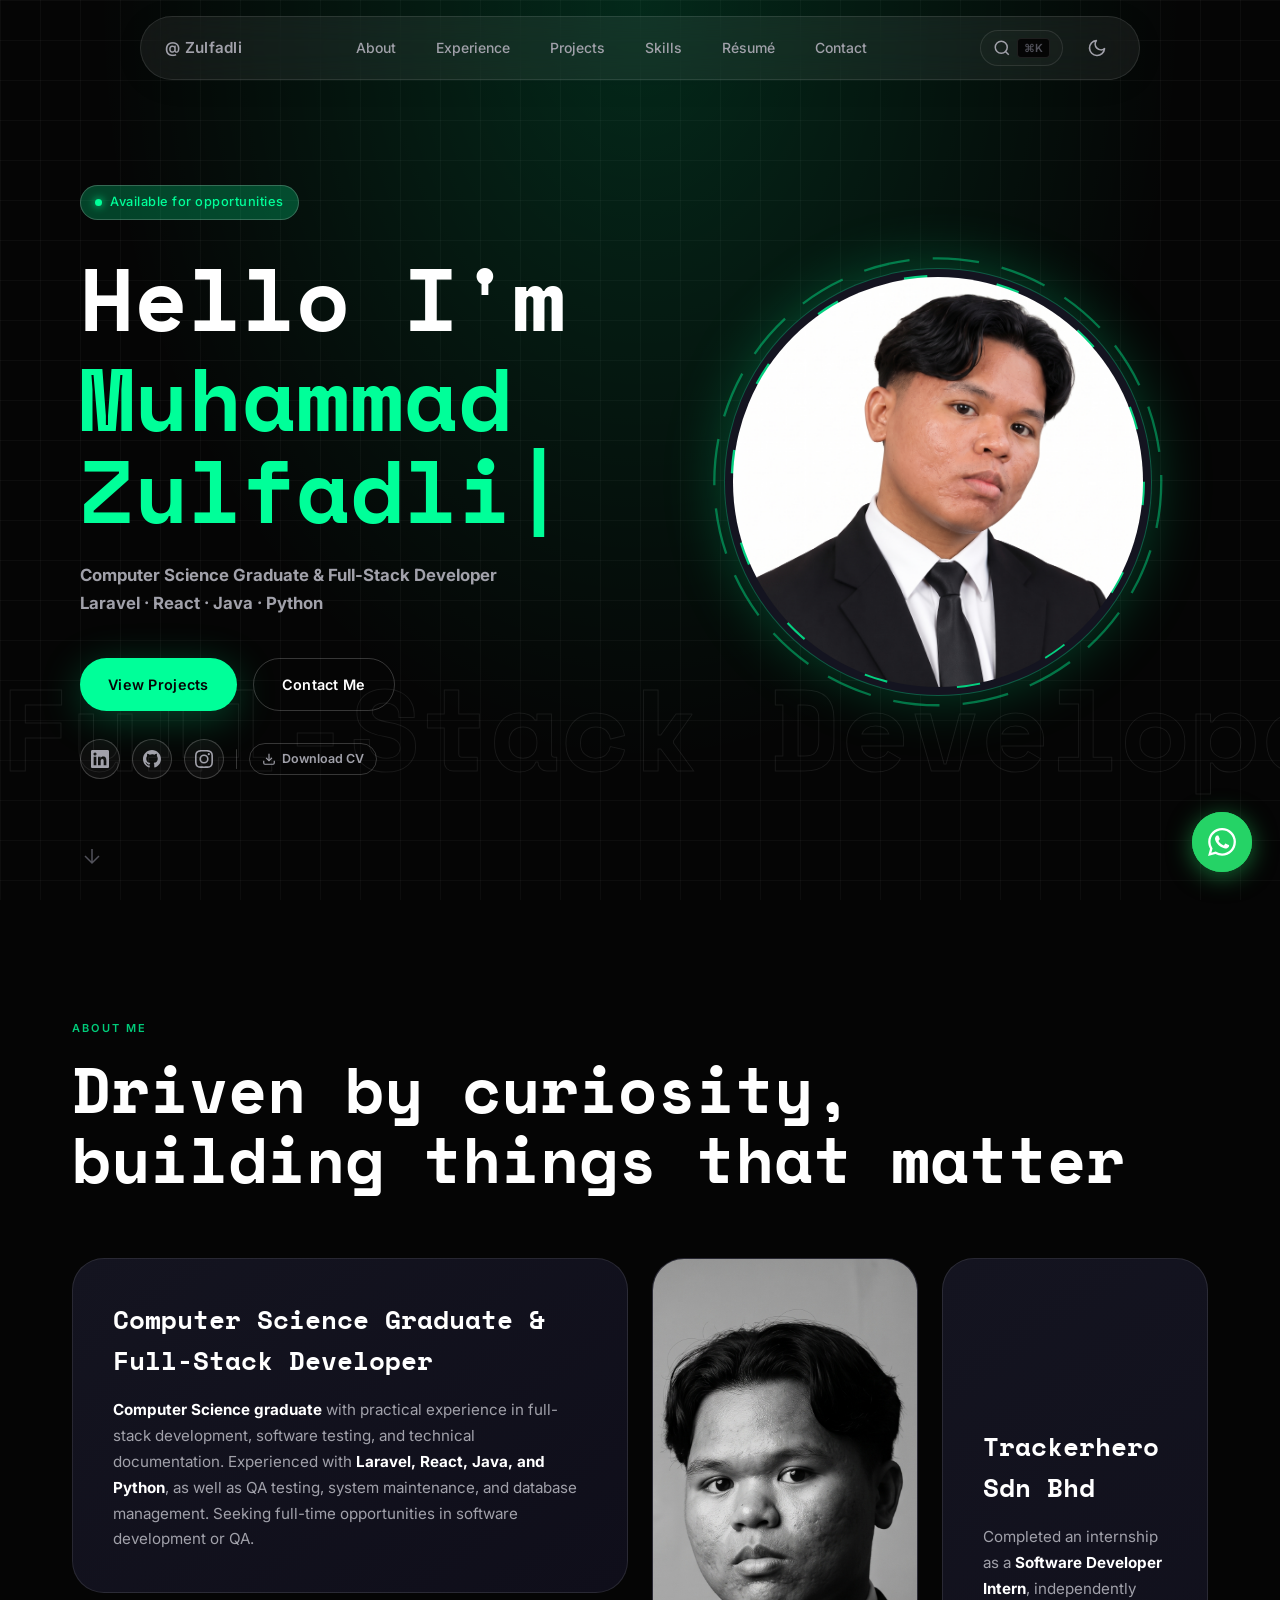
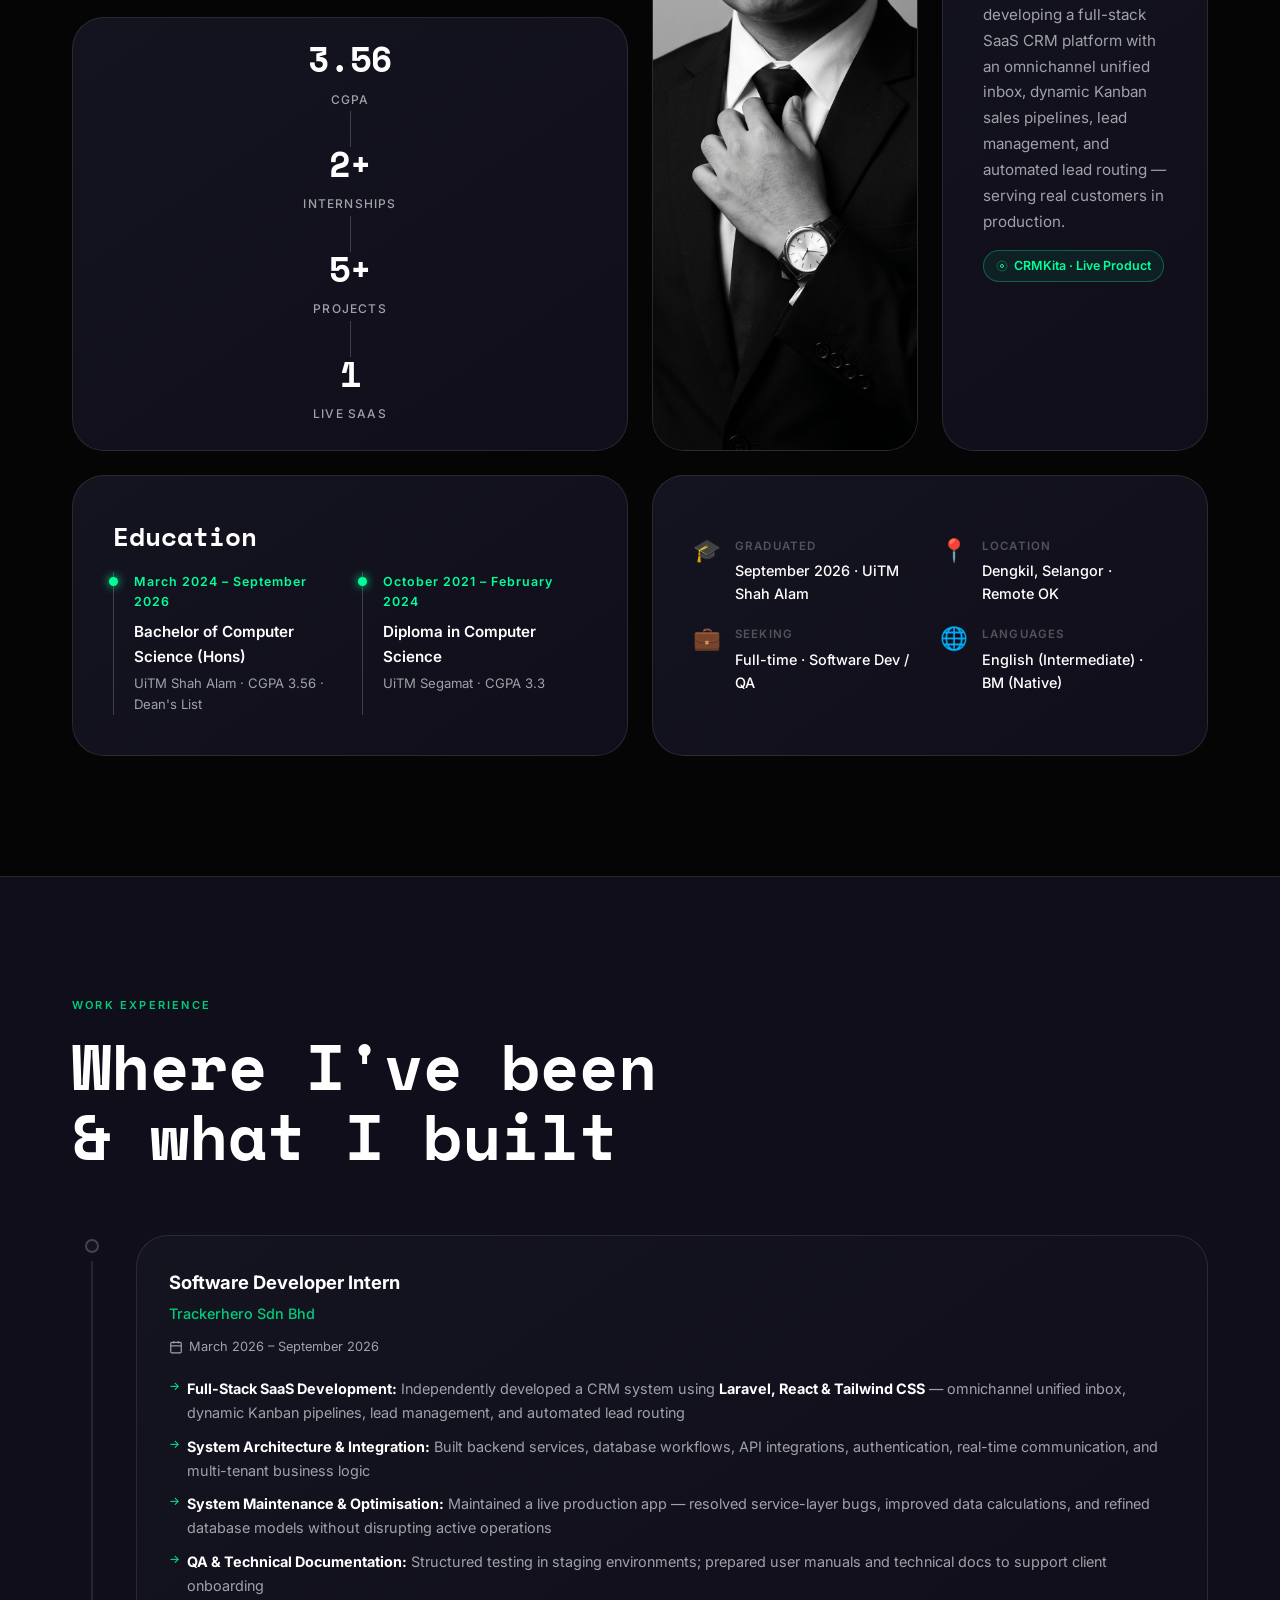
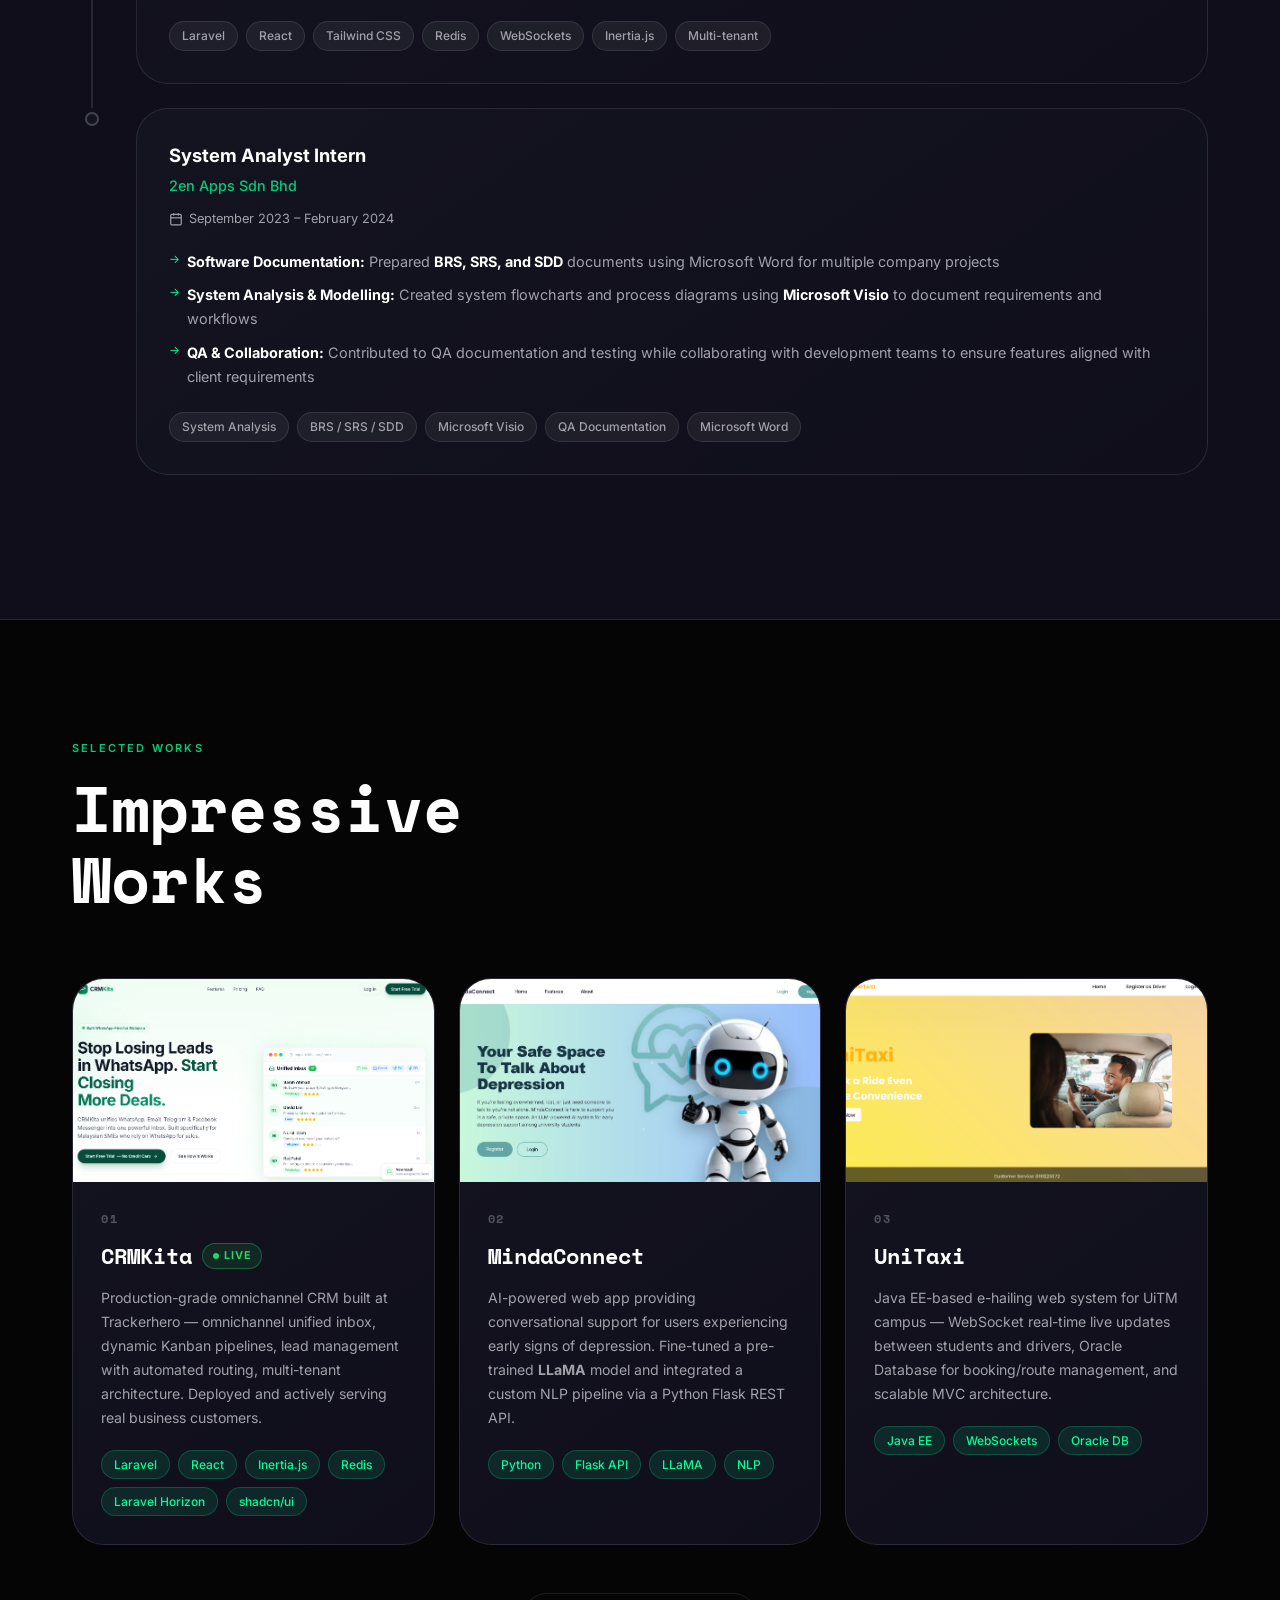
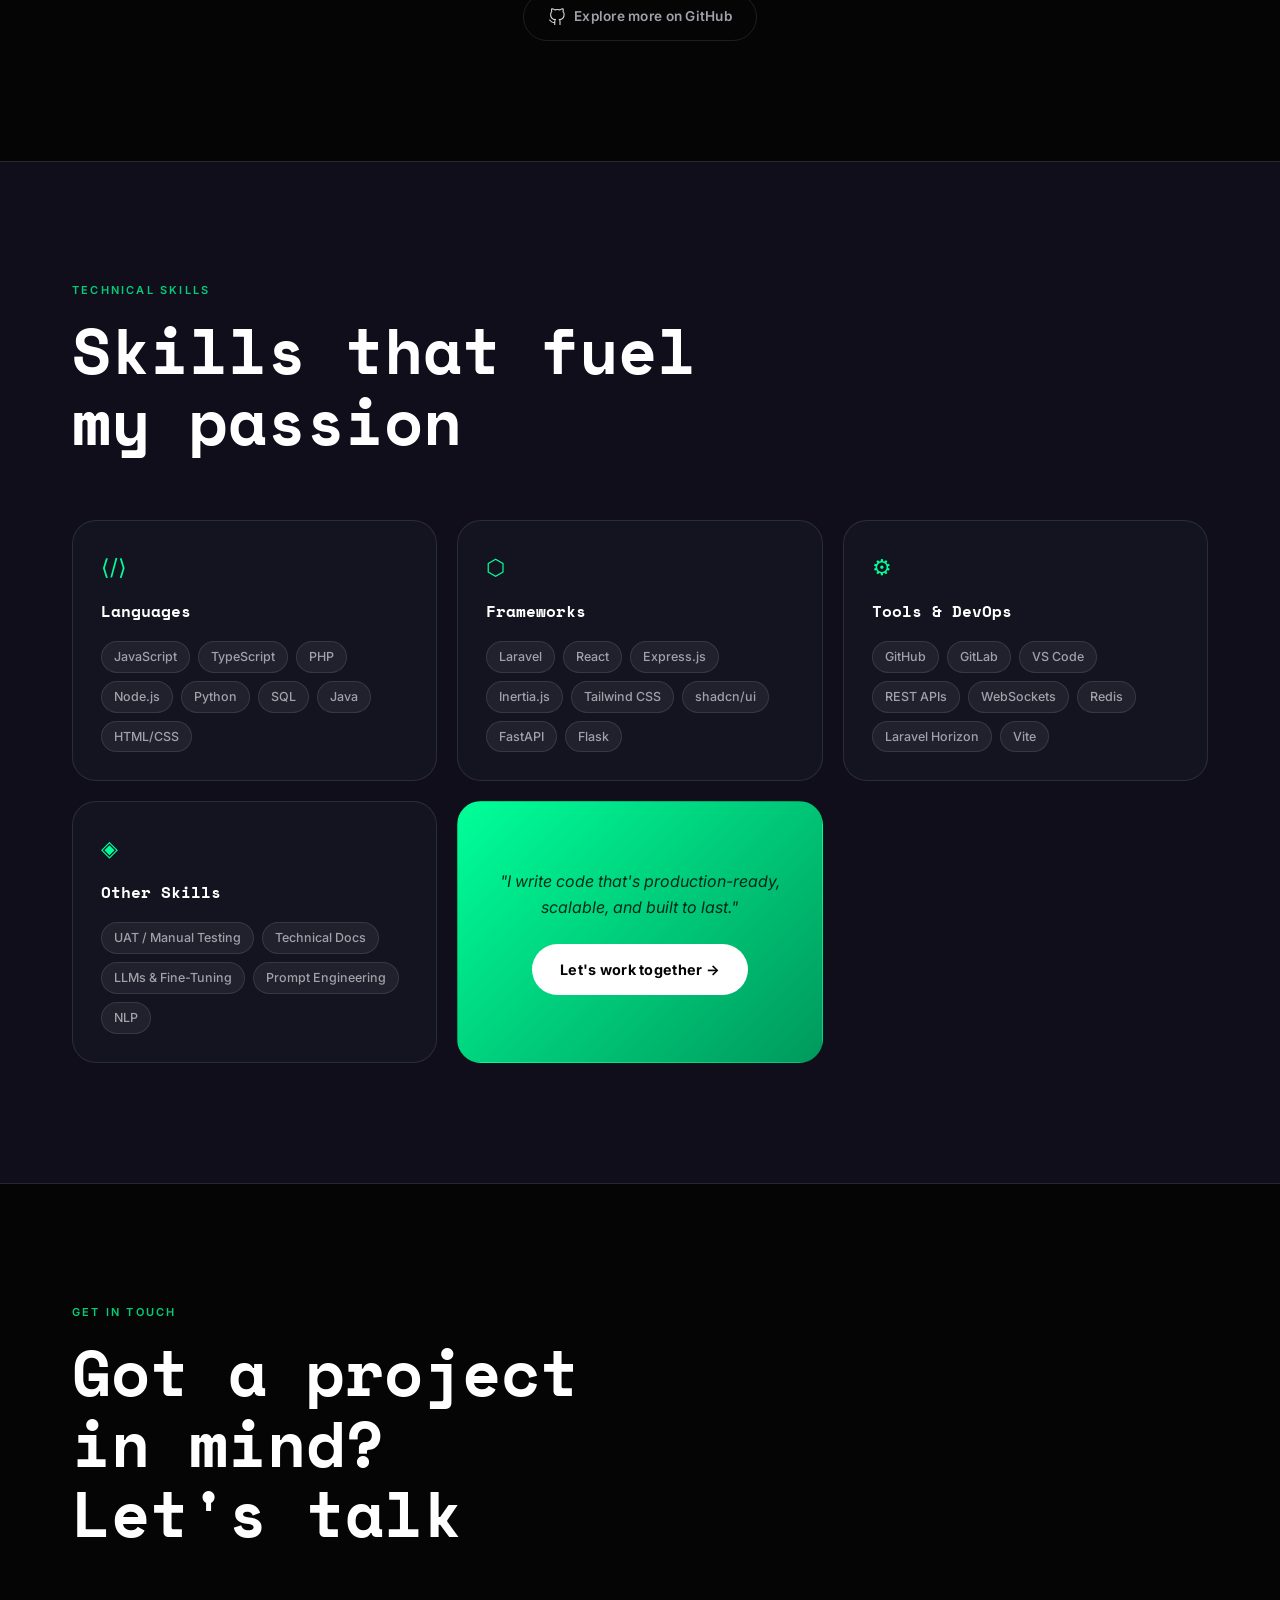
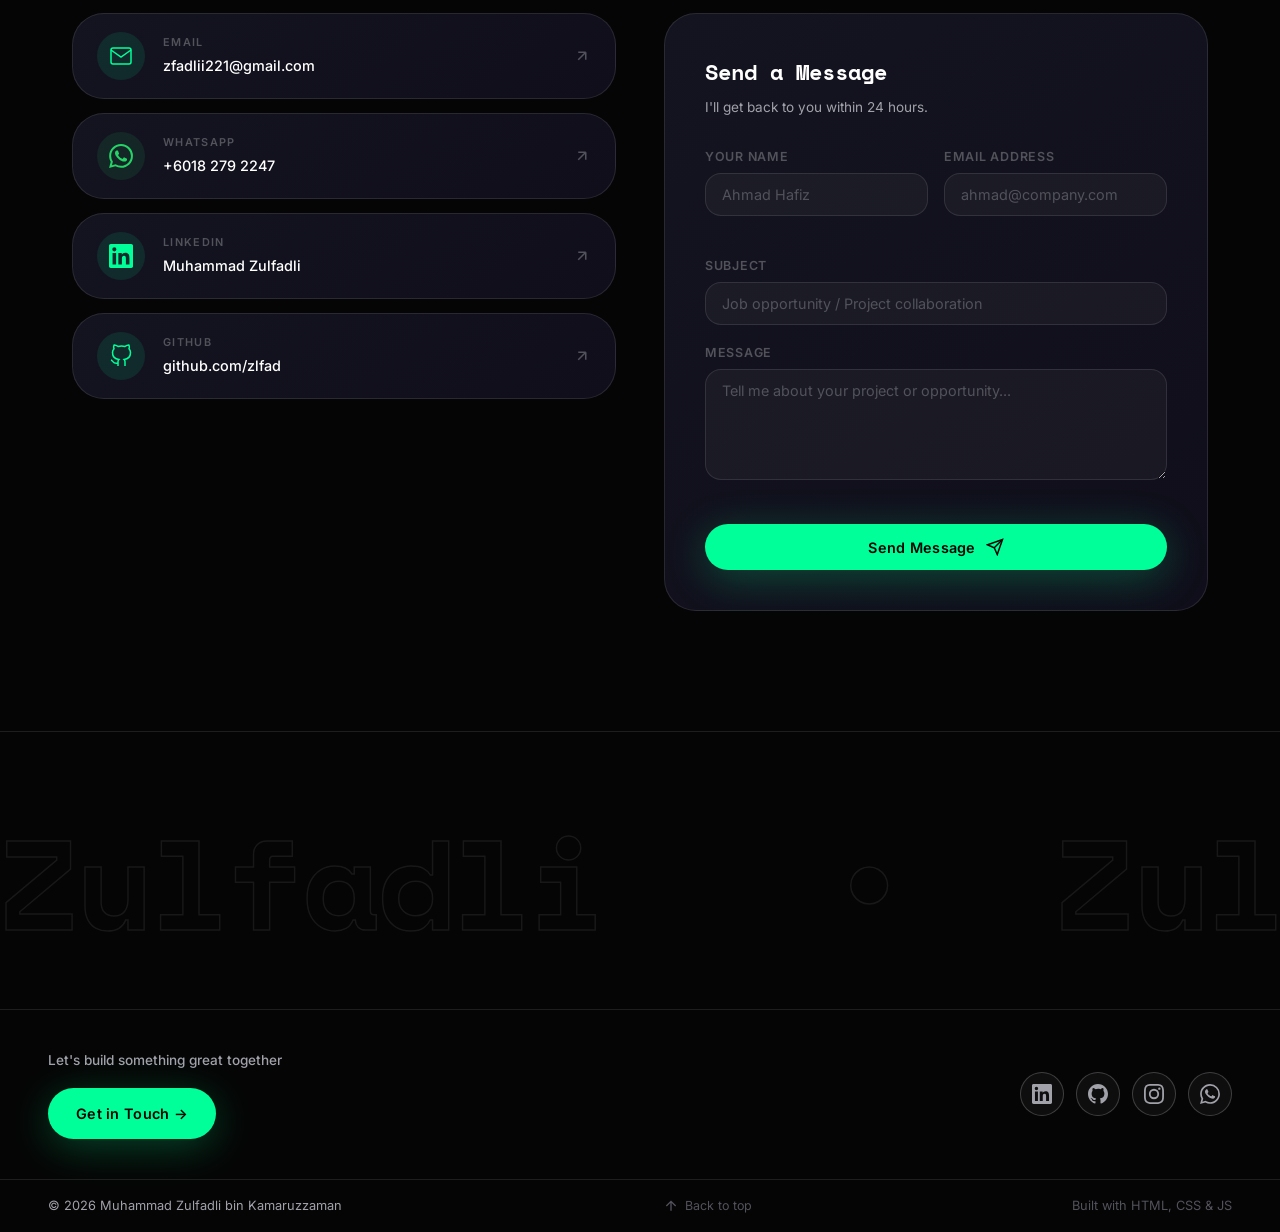
<file: index.html>
<!DOCTYPE html>
<html lang="en">

<head>
  <meta charset="UTF-8" />
  <meta name="viewport" content="width=device-width, initial-scale=1.0" />
  <meta name="description"
    content="Muhammad Zulfadli bin Kamaruzzaman — Computer Science graduate and Full-Stack Developer from Dengkil, Selangor. Experienced in Laravel, React, software testing, and technical documentation. Seeking full-time opportunities." />
  <meta property="og:title" content="Zulfadli — Full-Stack Developer & Computer Science Graduate" />
  <meta property="og:description"
    content="Portfolio of Muhammad Zulfadli, a Computer Science graduate with experience building full-stack SaaS products, testing software, and preparing technical documentation." />
  <meta property="og:image" content="assets/images/profile.png" />
  <meta property="og:url" content="https://zlfad.github.io" />
  <meta property="og:type" content="website" />
  <meta name="twitter:card" content="summary_large_image" />
  <title>Zulfadli — Full-Stack Developer & Computer Science Graduate</title>

  <!-- Favicon -->
  <link rel="icon" href="assets/images/favicon.svg" type="image/svg+xml" />

  <!-- Google Fonts (body) -->
  <link rel="preconnect" href="https://fonts.googleapis.com" />
  <link rel="preconnect" href="https://fonts.gstatic.com" crossorigin />
  <link href="https://fonts.googleapis.com/css2?family=Inter:wght@300;400;500;600;700&display=swap" rel="stylesheet" />

  <!-- Fontshare & Google Fonts (display headings) -->
  <link rel="preconnect" href="https://api.fontshare.com" />
  <link href="https://fonts.googleapis.com/css2?family=Space+Mono:ital,wght@0,400;0,700;1,400;1,700&display=swap"
    rel="stylesheet">
  <link href="https://api.fontshare.com/v2/css?f[]=general-sans@700,800&display=swap" rel="stylesheet" />

  <link rel="stylesheet" href="assets/css/style.css" />

  <script>
    const savedTheme = localStorage.getItem('theme');
    if (savedTheme === 'light') {
      document.documentElement.setAttribute('data-theme', 'light');
    }
  </script>
</head>

<body>

  <!-- ========== NAVBAR ========== -->
  <nav class="navbar" id="navbar" role="navigation" aria-label="Main navigation">
    <div class="nav-inner">
      <a href="#hero" class="nav-logo" aria-label="Zulfadli Home">@ Zulfadli</a>

      <ul class="nav-links" id="nav-links" role="list">
        <li><a href="#about" class="nav-link" id="nav-about">About</a></li>
        <li><a href="#experience" class="nav-link" id="nav-exp">Experience</a></li>
        <li><a href="#projects" class="nav-link" id="nav-proj">Projects</a></li>
        <li><a href="#skills" class="nav-link" id="nav-skills">Skills</a></li>
        <li><a href="assets/doc/Resume_Muhammad Zulfadli.pdf" target="_blank" rel="noopener" class="nav-link" id="nav-resume">Résumé</a></li>
        <li><a href="#contact" class="nav-link nav-link--cta" id="nav-contact">Contact</a></li>
      </ul>

      <div class="nav-controls">
        <!-- Cmd+K Trigger -->
        <button class="cmd-nav-btn" id="cmd-nav-btn" aria-label="Open command menu">
          <svg width="18" height="18" viewBox="0 0 24 24" fill="none" stroke="currentColor" stroke-width="2">
            <circle cx="11" cy="11" r="8"></circle>
            <line x1="21" y1="21" x2="16.65" y2="16.65"></line>
          </svg>
          <span class="cmd-nav-shortcut">⌘K</span>
        </button>

        <button class="theme-toggle" id="theme-toggle" aria-label="Toggle dark/light mode">
          <svg class="icon-sun" width="20" height="20" viewBox="0 0 24 24" fill="none" stroke="currentColor" stroke-width="2" stroke-linecap="round" stroke-linejoin="round">
            <circle cx="12" cy="12" r="5"></circle>
            <line x1="12" y1="1" x2="12" y2="3"></line>
            <line x1="12" y1="21" x2="12" y2="23"></line>
            <line x1="4.22" y1="4.22" x2="5.64" y2="5.64"></line>
            <line x1="18.36" y1="18.36" x2="19.78" y2="19.78"></line>
            <line x1="1" y1="12" x2="3" y2="12"></line>
            <line x1="21" y1="12" x2="23" y2="12"></line>
            <line x1="4.22" y1="19.78" x2="5.64" y2="18.36"></line>
            <line x1="18.36" y1="5.64" x2="19.78" y2="4.22"></line>
          </svg>
          <svg class="icon-moon" width="20" height="20" viewBox="0 0 24 24" fill="none" stroke="currentColor" stroke-width="2" stroke-linecap="round" stroke-linejoin="round">
            <path d="M21 12.79A9 9 0 1 1 11.21 3 7 7 0 0 0 21 12.79z"></path>
          </svg>
        </button>

        <!-- Hamburger -->
        <button class="hamburger" id="hamburger" aria-label="Toggle menu" aria-expanded="false" aria-controls="nav-links">
          <span class="hamburger-bar"></span>
          <span class="hamburger-bar"></span>
          <span class="hamburger-bar"></span>
        </button>
      </div>
    </div>
  </nav>

  <!-- ========== HERO ========== -->
  <section class="hero" id="hero" aria-label="Hero section">
    <!-- Overflowing large background text -->
    <div class="hero-bg-text" aria-hidden="true">
      <span class="hero-bg-scroll">Full-Stack Developer &amp; CS Graduate &nbsp;&nbsp;•&nbsp;&nbsp; Full-Stack Developer
        &amp; CS Graduate &nbsp;&nbsp;•&nbsp;&nbsp;</span>
    </div>

    <div class="hero-content">
      <div class="hero-tag">
        <span class="hero-tag-dot"></span>
        <span>Available for opportunities</span>
      </div>
      <div class="hero-name-prefix">Hello I'm</div>
      <h1 class="hero-name" id="hero-name-typewriter" data-line1="Muhammad" data-line2="Zulfadli">
        <span class="tw-line1">Muhammad</span><br />
        <em><span class="tw-line2">Zulfadli</span></em>
      </h1>
      <p class="hero-tagline">Computer Science Graduate &amp; Full-Stack Developer<br />Laravel · React · Java · Python</p>
      <div class="hero-cta">
        <a href="#projects" class="btn btn--primary magnetic-btn" id="hero-cta-projects">View Projects</a>
        <a href="#contact" class="btn btn--outline magnetic-btn" id="hero-cta-contact">Contact Me</a>
      </div>

      <!-- Social quick links + CV -->
      <div class="hero-socials">
        <a href="https://www.linkedin.com/in/muhammad-zulfadli-kamaruzzaman-4a5195337/" target="_blank" rel="noopener noreferrer" class="hero-social-link" aria-label="LinkedIn">
          <svg width="18" height="18" viewBox="0 0 24 24" fill="currentColor" aria-hidden="true"><path d="M20.447 20.452h-3.554v-5.569c0-1.328-.027-3.037-1.852-3.037-1.853 0-2.136 1.445-2.136 2.939v5.667H9.351V9h3.414v1.561h.046c.477-.9 1.637-1.85 3.37-1.85 3.601 0 4.267 2.37 4.267 5.455v6.286zM5.337 7.433a2.062 2.062 0 0 1-2.063-2.065 2.064 2.064 0 1 1 2.063 2.065zm1.782 13.019H3.555V9h3.564v11.452zM22.225 0H1.771C.792 0 0 .774 0 1.729v20.542C0 23.227.792 24 1.771 24h20.451C23.2 24 24 23.227 24 22.271V1.729C24 .774 23.2 0 22.222 0h.003z"/></svg>
        </a>
        <a href="https://github.com/zlfad" target="_blank" rel="noopener noreferrer" class="hero-social-link" aria-label="GitHub">
          <svg width="18" height="18" viewBox="0 0 24 24" fill="currentColor" aria-hidden="true"><path d="M12 0C5.374 0 0 5.373 0 12c0 5.302 3.438 9.8 8.207 11.387.599.111.793-.261.793-.577v-2.234c-3.338.726-4.033-1.416-4.033-1.416-.546-1.387-1.333-1.756-1.333-1.756-1.089-.745.083-.729.083-.729 1.205.084 1.839 1.237 1.839 1.237 1.07 1.834 2.807 1.304 3.492.997.107-.775.418-1.305.762-1.604-2.665-.305-5.467-1.334-5.467-5.931 0-1.311.469-2.381 1.236-3.221-.124-.303-.535-1.524.117-3.176 0 0 1.008-.322 3.301 1.23A11.509 11.509 0 0 1 12 5.803c1.02.005 2.047.138 3.006.404 2.291-1.552 3.297-1.23 3.297-1.23.653 1.653.242 2.874.118 3.176.77.84 1.235 1.911 1.235 3.221 0 4.609-2.807 5.624-5.479 5.921.43.372.823 1.102.823 2.222v3.293c0 .319.192.694.801.576C20.566 21.797 24 17.3 24 12c0-6.627-5.373-12-12-12z"/></svg>
        </a>
        <a href="https://www.instagram.com/zlfdli.knk/" target="_blank" rel="noopener noreferrer" class="hero-social-link" aria-label="Instagram">
          <svg width="18" height="18" viewBox="0 0 24 24" fill="currentColor" aria-hidden="true"><path d="M12 2.163c3.204 0 3.584.012 4.85.07 3.252.148 4.771 1.691 4.919 4.919.058 1.265.069 1.645.069 4.849 0 3.205-.012 3.584-.069 4.849-.149 3.225-1.664 4.771-4.919 4.919-1.266.058-1.644.07-4.85.07-3.204 0-3.584-.012-4.849-.07-3.26-.149-4.771-1.699-4.919-4.92-.058-1.265-.07-1.644-.07-4.849 0-3.204.013-3.583.07-4.849.149-3.227 1.664-4.771 4.919-4.919 1.266-.057 1.645-.069 4.849-.069zM12 0C8.741 0 8.333.014 7.053.072 2.695.272.273 2.69.073 7.052.014 8.333 0 8.741 0 12c0 3.259.014 3.668.072 4.948.2 4.358 2.618 6.78 6.98 6.98C8.333 23.986 8.741 24 12 24c3.259 0 3.668-.014 4.948-.072 4.354-.2 6.782-2.618 6.979-6.98.059-1.28.073-1.689.073-4.948 0-3.259-.014-3.667-.072-4.947-.196-4.354-2.617-6.78-6.979-6.98C15.668.014 15.259 0 12 0zm0 5.838a6.162 6.162 0 1 0 0 12.324 6.162 6.162 0 0 0 0-12.324zM12 16a4 4 0 1 1 0-8 4 4 0 0 1 0 8zm6.406-11.845a1.44 1.44 0 1 0 0 2.881 1.44 1.44 0 0 0 0-2.881z"/></svg>
        </a>
        <span class="hero-socials-divider" aria-hidden="true"></span>
        <a href="assets/doc/Resume_Muhammad Zulfadli.pdf" target="_blank" rel="noopener" class="hero-cv-link" id="hero-cta-resume">
          <svg width="14" height="14" viewBox="0 0 24 24" fill="none" stroke="currentColor" stroke-width="2" aria-hidden="true">
            <path d="M21 15v4a2 2 0 0 1-2 2H5a2 2 0 0 1-2-2v-4"/><polyline points="7 10 12 15 17 10"/><line x1="12" y1="15" x2="12" y2="3"/>
          </svg>
          Download CV
        </a>
      </div>
    </div>

    <!-- Profile photo -->
    <div class="hero-photo-wrap">
      <div class="photo-rings">
        <svg viewBox="0 0 100 100" xmlns="http://www.w3.org/2000/svg">
          <circle cx="50" cy="50" r="48" stroke="var(--c-ring-1)" stroke-width="0.5" fill="none"
            stroke-dasharray="10 5" class="ring ring-1"></circle>
          <circle cx="50" cy="50" r="44" stroke="var(--c-ring-2)" stroke-width="1" fill="none"
            stroke-dasharray="5 15" class="ring ring-2"></circle>
          <circle cx="50" cy="50" r="40" stroke="var(--c-ring-3)" stroke-width="2" fill="none" class="ring ring-3">
          </circle>
        </svg>
      </div>
      <img src="assets/images/profile.png" alt="Muhammad Zulfadli — profile photo" class="hero-photo" />
    </div>

    <!-- Scroll indicator -->
    <a href="#about" class="hero-scroll-hint" aria-label="Scroll down">
      <svg width="24" height="24" viewBox="0 0 24 24" fill="none" stroke="currentColor" stroke-width="1.5"
        aria-hidden="true">
        <path d="M12 5v14M5 12l7 7 7-7" />
      </svg>
    </a>
    

  </section>

  <!-- ========== ABOUT ========== -->
  <section class="section about" id="about" aria-labelledby="about-heading">
    <div class="container">
      <div class="section-label reveal">About me</div>
      <h2 class="section-title reveal" id="about-heading">
        Driven by curiosity,<br />building things that matter
      </h2>

      <div class="bento-grid">
        <!-- Main Intro -->
        <div class="bento-card bento-wide reveal">
          <div class="bento-content">
            <h3 class="bento-title">Computer Science Graduate & Full-Stack Developer</h3>
            <p class="bento-desc"><strong>Computer Science graduate</strong> with practical experience in full-stack development, software testing, and technical documentation. Experienced with <strong>Laravel, React, Java, and Python</strong>, as well as QA testing, system maintenance, and database management. Seeking full-time opportunities in software development or QA.</p>
          </div>
        </div>

        <!-- Photo -->
        <div class="bento-card bento-photo bento-tall reveal">
          <img src="assets/images/profile1.jpeg" alt="Zulfadli profile photo" />
          <div class="bento-photo-overlay"></div>
        </div>

        <!-- Current Role -->
        <div class="bento-card bento-tall reveal">
          <div class="bento-content">
            <h3 class="bento-title">Trackerhero Sdn Bhd</h3>
            <p class="bento-desc">Completed an internship as a <strong>Software Developer Intern</strong>, independently developing a full-stack SaaS CRM platform with an omnichannel unified inbox, dynamic Kanban sales pipelines, lead management, and automated lead routing — serving real customers in production.</p>
            <a href="https://crmkita.trackerhero.com/" target="_blank" rel="noopener noreferrer" class="bento-live-link">
              <svg width="12" height="12" viewBox="0 0 24 24" fill="none" stroke="currentColor" stroke-width="2"><circle cx="12" cy="12" r="3"/><path d="M12 2a10 10 0 1 0 0 20 10 10 0 0 0 0-20z" opacity=".3"/></svg>
              CRMKita · Live Product
            </a>
          </div>
        </div>

        <!-- Stats -->
        <div class="bento-card bento-wide bento-stats reveal">
          <div class="stat-item">
            <span class="stat-num">3.56</span>
            <span class="stat-label">CGPA</span>
          </div>
          <div class="stat-divider"></div>
          <div class="stat-item">
            <span class="stat-num">2+</span>
            <span class="stat-label">Internships</span>
          </div>
          <div class="stat-divider"></div>
          <div class="stat-item">
            <span class="stat-num">5+</span>
            <span class="stat-label">Projects</span>
          </div>
          <div class="stat-divider"></div>
          <div class="stat-item">
            <span class="stat-num">1</span>
            <span class="stat-label">Live SaaS</span>
          </div>
        </div>

        <!-- Education -->
        <div class="bento-card bento-wide reveal">
          <div class="bento-content">
            <h3 class="bento-title">Education</h3>
            <div class="about-edu">
              <div class="edu-item">
                <div class="edu-year">March 2024 – September 2026</div>
                <div class="edu-degree">Bachelor of Computer Science (Hons)</div>
                <div class="edu-school">UiTM Shah Alam · CGPA 3.56 · Dean's List</div>
              </div>
              <div class="edu-item">
                <div class="edu-year">October 2021 – February 2024</div>
                <div class="edu-degree">Diploma in Computer Science</div>
                <div class="edu-school">UiTM Segamat · CGPA 3.3</div>
              </div>
            </div>
          </div>
        </div>

        <!-- Availability card -->
        <div class="bento-card bento-wide reveal bento-availability">
          <div class="bento-content">
            <div class="avail-grid">
              <div class="avail-item">
                <span class="avail-icon">🎓</span>
                <div>
                  <div class="avail-label">Graduated</div>
                  <div class="avail-value">September 2026 · UiTM Shah Alam</div>
                </div>
              </div>
              <div class="avail-item">
                <span class="avail-icon">📍</span>
                <div>
                  <div class="avail-label">Location</div>
                  <div class="avail-value">Dengkil, Selangor · Remote OK</div>
                </div>
              </div>
              <div class="avail-item">
                <span class="avail-icon">💼</span>
                <div>
                  <div class="avail-label">Seeking</div>
                  <div class="avail-value">Full-time · Software Dev / QA</div>
                </div>
              </div>
              <div class="avail-item">
                <span class="avail-icon">🌐</span>
                <div>
                  <div class="avail-label">Languages</div>
                  <div class="avail-value">English (Intermediate) · BM (Native)</div>
                </div>
              </div>
            </div>
          </div>
        </div>

      </div>
    </div>
  </section>

  <!-- ========== EXPERIENCE ========== -->
  <section class="section experience" id="experience" aria-labelledby="exp-heading">
    <div class="container">
      <div class="section-label reveal">Work experience</div>
      <h2 class="section-title reveal" id="exp-heading">
        Where I've been<br />&amp; what I built
      </h2>

      <div class="timeline">

        <!-- Internship experience -->
        <div class="timeline-item reveal" id="exp-trackerhero">
          <div class="timeline-marker">
            <div class="marker-dot"></div>
            <div class="marker-line"></div>
          </div>
          <div class="timeline-card">
            <div class="timeline-card-header">
              <div>
                <div class="timeline-role">Software Developer Intern</div>
                <div class="timeline-company">Trackerhero Sdn Bhd</div>
              </div>
            </div>
            <div class="timeline-period">
              <svg width="14" height="14" viewBox="0 0 24 24" fill="none" stroke="currentColor" stroke-width="2"
                aria-hidden="true">
                <rect x="3" y="4" width="18" height="18" rx="2" />
                <line x1="16" y1="2" x2="16" y2="6" />
                <line x1="8" y1="2" x2="8" y2="6" />
                <line x1="3" y1="10" x2="21" y2="10" />
              </svg>
              March 2026 – September 2026
            </div>
            <ul class="timeline-points">
              <li><strong>Full-Stack SaaS Development:</strong> Independently developed a CRM system using <strong>Laravel, React &amp; Tailwind CSS</strong> — omnichannel unified inbox, dynamic Kanban pipelines, lead management, and automated lead routing</li>
              <li><strong>System Architecture &amp; Integration:</strong> Built backend services, database workflows, API integrations, authentication, real-time communication, and multi-tenant business logic</li>
              <li><strong>System Maintenance &amp; Optimisation:</strong> Maintained a live production app — resolved service-layer bugs, improved data calculations, and refined database models without disrupting active operations</li>
              <li><strong>QA &amp; Technical Documentation:</strong> Structured testing in staging environments; prepared user manuals and technical docs to support client onboarding</li>
            </ul>
            <div class="timeline-tech">
              <span class="tech-tag">Laravel</span>
              <span class="tech-tag">React</span>
              <span class="tech-tag">Tailwind CSS</span>
              <span class="tech-tag">Redis</span>
              <span class="tech-tag">WebSockets</span>
              <span class="tech-tag">Inertia.js</span>
              <span class="tech-tag">Multi-tenant</span>
            </div>
          </div>
        </div>

        <!-- Previous role -->
        <div class="timeline-item reveal" id="exp-2en">
          <div class="timeline-marker">
            <div class="marker-dot"></div>
            <div class="marker-line"></div>
          </div>
          <div class="timeline-card">
            <div class="timeline-card-header">
              <div>
                <div class="timeline-role">System Analyst Intern</div>
                <div class="timeline-company">2en Apps Sdn Bhd</div>
              </div>
            </div>
            <div class="timeline-period">
              <svg width="14" height="14" viewBox="0 0 24 24" fill="none" stroke="currentColor" stroke-width="2"
                aria-hidden="true">
                <rect x="3" y="4" width="18" height="18" rx="2" />
                <line x1="16" y1="2" x2="16" y2="6" />
                <line x1="8" y1="2" x2="8" y2="6" />
                <line x1="3" y1="10" x2="21" y2="10" />
              </svg>
              September 2023 – February 2024
            </div>
            <ul class="timeline-points">
              <li><strong>Software Documentation:</strong> Prepared <strong>BRS, SRS, and SDD</strong> documents using Microsoft Word for multiple company projects</li>
              <li><strong>System Analysis &amp; Modelling:</strong> Created system flowcharts and process diagrams using <strong>Microsoft Visio</strong> to document requirements and workflows</li>
              <li><strong>QA &amp; Collaboration:</strong> Contributed to QA documentation and testing while collaborating with development teams to ensure features aligned with client requirements</li>
            </ul>
            <div class="timeline-tech">
              <span class="tech-tag">System Analysis</span>
              <span class="tech-tag">BRS / SRS / SDD</span>
              <span class="tech-tag">Microsoft Visio</span>
              <span class="tech-tag">QA Documentation</span>
              <span class="tech-tag">Microsoft Word</span>
            </div>
          </div>
        </div>

      </div>
    </div>
  </section>

  <!-- ========== PROJECTS ========== -->
  <section class="section projects" id="projects" aria-labelledby="proj-heading">
    <div class="container">
      <div class="section-label reveal">Selected works</div>
      <h2 class="section-title reveal" id="proj-heading">
        Impressive<br />Works
      </h2>

      <div class="projects-grid">

        <!-- Project 1 — CRM SaaS -->
        <article class="project-card reveal" id="project-crm" aria-labelledby="proj-title-1">
          <div class="project-img-wrap">
            <img src="assets/images/CRMKita.png" alt="CRM SaaS Platform Interface" class="project-img"
              loading="lazy" />
            <div class="project-img-overlay">
              <a href="project-crm.html" target="_self" class="project-link-btn"
                aria-label="View CRMKita case study">
                <svg width="20" height="20" viewBox="0 0 24 24" fill="none" stroke="currentColor" stroke-width="2"
                  aria-hidden="true">
                  <path d="M7 17L17 7M17 7H7M17 7v10"/>
                </svg>
                Case Study
              </a>
              <a href="https://crmkita.trackerhero.com/" target="_blank" rel="noopener noreferrer" class="project-link-btn project-link-btn--live"
                aria-label="Visit CRMKita live product">
                <svg width="20" height="20" viewBox="0 0 24 24" fill="none" stroke="currentColor" stroke-width="2" aria-hidden="true">
                  <circle cx="12" cy="12" r="3"/><path d="M12 2a10 10 0 1 0 0 20 10 10 0 0 0 0-20z" opacity=".25"/>
                  <path d="M12 8v4m0 4h.01"/>
                </svg>
                Visit CRMKita
              </a>
            </div>
          </div>
          <div class="project-body">
            <div class="project-number">01</div>
            <div class="project-title-row">
              <h3 class="project-title" id="proj-title-1">CRMKita</h3>
              <a href="https://crmkita.trackerhero.com/" target="_blank" rel="noopener noreferrer" class="project-live-badge" aria-label="CRMKita live">
                <span class="live-dot"></span>Live
              </a>
            </div>
            <p class="project-desc">Production-grade omnichannel CRM built at Trackerhero — omnichannel unified inbox, dynamic Kanban pipelines, lead management with automated routing, multi-tenant architecture. Deployed and actively serving real business customers.</p>
            <div class="project-tech">
              <span class="tech-tag tech-tag--accent">Laravel</span>
              <span class="tech-tag tech-tag--accent">React</span>
              <span class="tech-tag tech-tag--accent">Inertia.js</span>
              <span class="tech-tag tech-tag--accent">Redis</span>
              <span class="tech-tag tech-tag--accent">Laravel Horizon</span>
              <span class="tech-tag tech-tag--accent">shadcn/ui</span>
            </div>
          </div>
        </article>

        <!-- Project 2 -->
        <article class="project-card reveal" id="project-mindaconnect" aria-labelledby="proj-title-2">
          <div class="project-img-wrap">
            <img src="assets/images/mindaconnect.png" alt="MindaConnect AI chatbot interface" class="project-img"
              loading="lazy" />
            <div class="project-img-overlay">
              <a href="project-mindaconnect.html" target="_self" class="project-link-btn"
                aria-label="View MindaConnect Case Study">
                <svg width="20" height="20" viewBox="0 0 24 24" fill="none" stroke="currentColor" stroke-width="2"
                  aria-hidden="true">
                  <path d="M18 13v6a2 2 0 0 1-2 2H5a2 2 0 0 1-2-2V8a2 2 0 0 1 2-2h6" />
                  <polyline points="15 3 21 3 21 9" />
                  <line x1="10" y1="14" x2="21" y2="3" />
                </svg>
                Case Study
              </a>
            </div>
          </div>
          <div class="project-body">
            <div class="project-number">02</div>
            <h3 class="project-title" id="proj-title-2">MindaConnect</h3>
            <p class="project-desc">AI-powered web app providing conversational support for users experiencing early signs of depression. Fine-tuned a pre-trained <strong>LLaMA</strong> model and integrated a custom NLP pipeline via a Python Flask REST API.</p>
            <div class="project-tech">
              <span class="tech-tag tech-tag--accent">Python</span>
              <span class="tech-tag tech-tag--accent">Flask API</span>
              <span class="tech-tag tech-tag--accent">LLaMA</span>
              <span class="tech-tag tech-tag--accent">NLP</span>
            </div>
          </div>
        </article>

        <!-- Project 3 -->
        <article class="project-card reveal" id="project-unitaxi" aria-labelledby="proj-title-3">
          <div class="project-img-wrap">
            <img src="assets/images/unitaxi.png" alt="UniTaxi e-hailing booking interface" class="project-img"
              loading="lazy" />
            <div class="project-img-overlay">
              <a href="https://github.com/zlfad" target="_blank" rel="noopener noreferrer" class="project-link-btn"
                aria-label="View on GitHub">
                <svg width="20" height="20" viewBox="0 0 24 24" fill="none" stroke="currentColor" stroke-width="2"
                  aria-hidden="true">
                  <path d="M9 19c-5 1.5-5-2.5-7-3m14 6v-3.87a3.37 3.37 0 0 0-.94-2.61c3.14-.35 6.44-1.54 6.44-7A5.44 5.44 0 0 0 20 4.77 5.07 5.07 0 0 0 19.91 1S18.73.65 16 2.48a13.38 13.38 0 0 0-7 0C6.27.65 5.09 1 5.09 1A5.07 5.07 0 0 0 5 4.77a5.44 5.44 0 0 0-1.5 3.78c0 5.42 3.3 6.61 6.44 7A3.37 3.37 0 0 0 9 18.13V22" />
                </svg>
                GitHub
              </a>
            </div>
          </div>
          <div class="project-body">
            <div class="project-number">03</div>
            <h3 class="project-title" id="proj-title-3">UniTaxi</h3>
            <p class="project-desc">Java EE-based e-hailing web system for UiTM campus — WebSocket real-time live updates between students and drivers, Oracle Database for booking/route management, and scalable MVC architecture.</p>
            <div class="project-tech">
              <span class="tech-tag tech-tag--accent">Java EE</span>
              <span class="tech-tag tech-tag--accent">WebSockets</span>
              <span class="tech-tag tech-tag--accent">Oracle DB</span>
            </div>
          </div>
        </article>

      </div>

      <div class="projects-footer reveal">
        <a href="https://github.com/zlfad" target="_blank" rel="noopener noreferrer" class="btn btn--ghost"
          id="btn-github-all">
          <img src="assets/images/github.svg" width="18" height="18" alt="" aria-hidden="true" />
          Explore more on GitHub
        </a>
      </div>
    </div>
  </section>

  <!-- ========== SKILLS ========== -->
  <section class="section skills" id="skills" aria-labelledby="skills-heading">
    <div class="container">
      <div class="section-label reveal">Technical skills</div>
      <h2 class="section-title reveal" id="skills-heading">
        Skills that fuel<br />my passion
      </h2>

      <div class="skills-grid">

        <div class="skill-card reveal" id="skill-languages">
          <div class="skill-icon" aria-hidden="true">⟨/⟩</div>
          <h3 class="skill-cat">Languages</h3>
          <div class="skill-pills">
            <span class="skill-pill">JavaScript</span>
            <span class="skill-pill">TypeScript</span>
            <span class="skill-pill">PHP</span>
            <span class="skill-pill">Node.js</span>
            <span class="skill-pill">Python</span>
            <span class="skill-pill">SQL</span>
            <span class="skill-pill">Java</span>
            <span class="skill-pill">HTML/CSS</span>
          </div>
        </div>

        <div class="skill-card reveal" id="skill-frameworks">
          <div class="skill-icon" aria-hidden="true">⬡</div>
          <h3 class="skill-cat">Frameworks</h3>
          <div class="skill-pills">
            <span class="skill-pill">Laravel</span>
            <span class="skill-pill">React</span>
            <span class="skill-pill">Express.js</span>
            <span class="skill-pill">Inertia.js</span>
            <span class="skill-pill">Tailwind CSS</span>
            <span class="skill-pill">shadcn/ui</span>
            <span class="skill-pill">FastAPI</span>
            <span class="skill-pill">Flask</span>
          </div>
        </div>

        <div class="skill-card reveal" id="skill-tools">
          <div class="skill-icon" aria-hidden="true">⚙</div>
          <h3 class="skill-cat">Tools &amp; DevOps</h3>
          <div class="skill-pills">
            <span class="skill-pill">GitHub</span>
            <span class="skill-pill">GitLab</span>
            <span class="skill-pill">VS Code</span>
            <span class="skill-pill">REST APIs</span>
            <span class="skill-pill">WebSockets</span>
            <span class="skill-pill">Redis</span>
            <span class="skill-pill">Laravel Horizon</span>
            <span class="skill-pill">Vite</span>
          </div>
        </div>

        <div class="skill-card reveal" id="skill-others">
          <div class="skill-icon" aria-hidden="true">◈</div>
          <h3 class="skill-cat">Other Skills</h3>
          <div class="skill-pills">
            <span class="skill-pill">UAT / Manual Testing</span>
            <span class="skill-pill">Technical Docs</span>
            <span class="skill-pill">LLMs &amp; Fine-Tuning</span>
            <span class="skill-pill">Prompt Engineering</span>
            <span class="skill-pill">NLP</span>
          </div>
        </div>

        <div class="skill-card skill-card--highlight reveal" id="skill-highlight">
          <div class="skill-highlight-inner">
            <p class="skill-highlight-text">
              "I write code that's production-ready, scalable, and built to last."
            </p>
            <a href="#contact" class="btn btn--white" id="skill-cta">Let's work together →</a>
          </div>
        </div>

      </div>
    </div>
  </section>

  <!-- ========== CONTACT ========== -->
  <section class="section contact" id="contact" aria-labelledby="contact-heading">
    <div class="container">
      <div class="contact-top">
        <div class="section-label reveal">Get in touch</div>
        <h2 class="section-title contact-title reveal" id="contact-heading">
          Got a project in mind?<br />Let's talk
        </h2>
      </div>

      <div class="contact-layout">

        <!-- Left: contact cards -->
        <div class="contact-left reveal">
          <div class="contact-cards">
            <a href="mailto:zfadlii221@gmail.com" class="contact-card" id="contact-email">
              <div class="contact-card-icon">
                <svg width="24" height="24" viewBox="0 0 24 24" fill="none" stroke="currentColor" stroke-width="1.5">
                  <path d="M4 4h16c1.1 0 2 .9 2 2v12c0 1.1-.9 2-2 2H4c-1.1 0-2-.9-2-2V6c0-1.1.9-2 2-2z" />
                  <polyline points="22,6 12,13 2,6" />
                </svg>
              </div>
              <div class="contact-card-info">
                <span class="contact-label">Email</span>
                <span class="contact-value">zfadlii221@gmail.com</span>
              </div>
              <svg class="contact-arrow" width="18" height="18" viewBox="0 0 24 24" fill="none" stroke="currentColor" stroke-width="2"><path d="M7 17L17 7M17 7H7M17 7v10"/></svg>
            </a>

            <a href="https://wa.me/60182792247?text=Hi%20Zulfadli%2C%20I%20saw%20your%20portfolio%20and%20would%20like%20to%20connect!" target="_blank" rel="noopener noreferrer" class="contact-card contact-card--whatsapp" id="contact-whatsapp">
              <div class="contact-card-icon contact-card-icon--whatsapp">
                <svg width="24" height="24" viewBox="0 0 24 24" fill="currentColor" aria-hidden="true">
                  <path d="M17.472 14.382c-.297-.149-1.758-.867-2.03-.967-.273-.099-.471-.148-.67.15-.197.297-.767.966-.94 1.164-.173.199-.347.223-.644.075-.297-.15-1.255-.463-2.39-1.475-.883-.788-1.48-1.761-1.653-2.059-.173-.297-.018-.458.13-.606.134-.133.298-.347.446-.52.149-.174.198-.298.298-.497.099-.198.05-.371-.025-.52-.075-.149-.669-1.612-.916-2.207-.242-.579-.487-.5-.669-.51-.173-.008-.371-.01-.57-.01-.198 0-.52.074-.792.372-.272.297-1.04 1.016-1.04 2.479 0 1.462 1.065 2.875 1.213 3.074.149.198 2.096 3.2 5.077 4.487.709.306 1.262.489 1.694.625.712.227 1.36.195 1.871.118.571-.085 1.758-.719 2.006-1.413.248-.694.248-1.289.173-1.413-.074-.124-.272-.198-.57-.347m-5.421 7.403h-.004a9.87 9.87 0 0 1-5.031-1.378l-.361-.214-3.741.982.998-3.648-.235-.374a9.86 9.86 0 0 1-1.51-5.26c.001-5.45 4.436-9.884 9.888-9.884 2.64 0 5.122 1.03 6.988 2.898a9.825 9.825 0 0 1 2.893 6.994c-.003 5.45-4.437 9.884-9.885 9.884m8.413-18.297A11.815 11.815 0 0 0 12.05 0C5.495 0 .16 5.335.157 11.892c0 2.096.547 4.142 1.588 5.945L.057 24l6.305-1.654a11.882 11.882 0 0 0 5.683 1.448h.005c6.554 0 11.89-5.335 11.893-11.893a11.821 11.821 0 0 0-3.48-8.413Z"/>
                </svg>
              </div>
              <div class="contact-card-info">
                <span class="contact-label">WhatsApp</span>
                <span class="contact-value">+6018 279 2247</span>
              </div>
              <svg class="contact-arrow" width="18" height="18" viewBox="0 0 24 24" fill="none" stroke="currentColor" stroke-width="2"><path d="M7 17L17 7M17 7H7M17 7v10"/></svg>
            </a>

            <a href="https://www.linkedin.com/in/muhammad-zulfadli-kamaruzzaman-4a5195337/" target="_blank" rel="noopener noreferrer" class="contact-card" id="contact-linkedin">
              <div class="contact-card-icon">
                <svg width="24" height="24" viewBox="0 0 24 24" fill="currentColor" aria-hidden="true">
                  <path d="M20.447 20.452h-3.554v-5.569c0-1.328-.027-3.037-1.852-3.037-1.853 0-2.136 1.445-2.136 2.939v5.667H9.351V9h3.414v1.561h.046c.477-.9 1.637-1.85 3.37-1.85 3.601 0 4.267 2.37 4.267 5.455v6.286zM5.337 7.433a2.062 2.062 0 0 1-2.063-2.065 2.064 2.064 0 1 1 2.063 2.065zm1.782 13.019H3.555V9h3.564v11.452zM22.225 0H1.771C.792 0 0 .774 0 1.729v20.542C0 23.227.792 24 1.771 24h20.451C23.2 24 24 23.227 24 22.271V1.729C24 .774 23.2 0 22.222 0h.003z"/>
                </svg>
              </div>
              <div class="contact-card-info">
                <span class="contact-label">LinkedIn</span>
                <span class="contact-value">Muhammad Zulfadli</span>
              </div>
              <svg class="contact-arrow" width="18" height="18" viewBox="0 0 24 24" fill="none" stroke="currentColor" stroke-width="2"><path d="M7 17L17 7M17 7H7M17 7v10"/></svg>
            </a>

            <a href="https://github.com/zlfad" target="_blank" rel="noopener noreferrer" class="contact-card" id="contact-github">
              <div class="contact-card-icon">
                <svg width="24" height="24" viewBox="0 0 24 24" fill="none" stroke="currentColor" stroke-width="1.5">
                  <path d="M9 19c-5 1.5-5-2.5-7-3m14 6v-3.87a3.37 3.37 0 0 0-.94-2.61c3.14-.35 6.44-1.54 6.44-7A5.44 5.44 0 0 0 20 4.77 5.07 5.07 0 0 0 19.91 1S18.73.65 16 2.48a13.38 13.38 0 0 0-7 0C6.27.65 5.09 1 5.09 1A5.07 5.07 0 0 0 5 4.77a5.44 5.44 0 0 0-1.5 3.78c0 5.42 3.3 6.61 6.44 7A3.37 3.37 0 0 0 9 18.13V22" />
                </svg>
              </div>
              <div class="contact-card-info">
                <span class="contact-label">GitHub</span>
                <span class="contact-value">github.com/zlfad</span>
              </div>
              <svg class="contact-arrow" width="18" height="18" viewBox="0 0 24 24" fill="none" stroke="currentColor" stroke-width="2"><path d="M7 17L17 7M17 7H7M17 7v10"/></svg>
            </a>
          </div>
        </div>

        <!-- Right: Contact Form -->
        <div class="contact-right reveal">
          <form class="contact-form" id="contact-form" action="https://formspree.io/f/xgvwpdjp" method="POST" novalidate>
            <h3 class="form-title">Send a Message</h3>
            <p class="form-subtitle">I'll get back to you within 24 hours.</p>

            <div class="form-row">
              <div class="form-group">
                <label for="cf-name">Your Name</label>
                <input type="text" id="cf-name" name="name" placeholder="Ahmad Hafiz" required autocomplete="name" />
                <span class="form-error" id="err-name"></span>
              </div>
              <div class="form-group">
                <label for="cf-email">Email Address</label>
                <input type="email" id="cf-email" name="email" placeholder="ahmad@company.com" required autocomplete="email" />
                <span class="form-error" id="err-email"></span>
              </div>
            </div>

            <div class="form-group">
              <label for="cf-subject">Subject</label>
              <input type="text" id="cf-subject" name="subject" placeholder="Job opportunity / Project collaboration" />
            </div>

            <div class="form-group">
              <label for="cf-message">Message</label>
              <textarea id="cf-message" name="message" rows="5" placeholder="Tell me about your project or opportunity..." required></textarea>
              <span class="form-error" id="err-message"></span>
            </div>

            <button type="submit" class="btn btn--primary form-submit" id="cf-submit">
              <span class="submit-text">Send Message</span>
              <svg class="submit-icon" width="18" height="18" viewBox="0 0 24 24" fill="none" stroke="currentColor" stroke-width="2" aria-hidden="true">
                <line x1="22" y1="2" x2="11" y2="13"/><polygon points="22 2 15 22 11 13 2 9 22 2"/>
              </svg>
              <span class="submit-spinner" aria-hidden="true"></span>
            </button>

            <div class="form-success" id="form-success" role="status" aria-live="polite">
              <svg width="24" height="24" viewBox="0 0 24 24" fill="none" stroke="currentColor" stroke-width="2"><path d="M22 11.08V12a10 10 0 1 1-5.93-9.14"/><polyline points="22 4 12 14.01 9 11.01"/></svg>
              Message sent! I'll reply within 24 hours.
            </div>
          </form>
        </div>

      </div>
    </div>
  </section>

  <!-- ========== FOOTER ========== -->
  <footer class="footer" role="contentinfo">
    <div class="footer-marquee" aria-hidden="true">
      <div class="footer-marquee-inner">
        <span>Zulfadli &nbsp;&nbsp;•&nbsp;&nbsp; </span>
        <span>Zulfadli &nbsp;&nbsp;•&nbsp;&nbsp; </span>
        <span>Zulfadli &nbsp;&nbsp;•&nbsp;&nbsp; </span>
        <span>Zulfadli &nbsp;&nbsp;•&nbsp;&nbsp; </span>
        <span>Zulfadli &nbsp;&nbsp;•&nbsp;&nbsp; </span>
        <span>Zulfadli &nbsp;&nbsp;•&nbsp;&nbsp; </span>
      </div>
    </div>

    <div class="footer-main">
      <div class="footer-cta">
        <p class="footer-cta-label">Let's build something great together</p>
        <a href="mailto:zfadlii221@gmail.com" class="btn btn--primary" id="footer-cta-btn">Get in Touch →</a>
      </div>

      <div class="footer-socials">
        <a href="https://www.linkedin.com/in/muhammad-zulfadli-kamaruzzaman-4a5195337/" target="_blank" rel="noopener noreferrer" class="footer-social" aria-label="LinkedIn">
          <svg width="20" height="20" viewBox="0 0 24 24" fill="currentColor"><path d="M20.447 20.452h-3.554v-5.569c0-1.328-.027-3.037-1.852-3.037-1.853 0-2.136 1.445-2.136 2.939v5.667H9.351V9h3.414v1.561h.046c.477-.9 1.637-1.85 3.37-1.85 3.601 0 4.267 2.37 4.267 5.455v6.286zM5.337 7.433a2.062 2.062 0 0 1-2.063-2.065 2.064 2.064 0 1 1 2.063 2.065zm1.782 13.019H3.555V9h3.564v11.452zM22.225 0H1.771C.792 0 0 .774 0 1.729v20.542C0 23.227.792 24 1.771 24h20.451C23.2 24 24 23.227 24 22.271V1.729C24 .774 23.2 0 22.222 0h.003z"/></svg>
        </a>
        <a href="https://github.com/zlfad" target="_blank" rel="noopener noreferrer" class="footer-social" aria-label="GitHub">
          <svg width="20" height="20" viewBox="0 0 24 24" fill="currentColor"><path d="M12 0C5.374 0 0 5.373 0 12c0 5.302 3.438 9.8 8.207 11.387.599.111.793-.261.793-.577v-2.234c-3.338.726-4.033-1.416-4.033-1.416-.546-1.387-1.333-1.756-1.333-1.756-1.089-.745.083-.729.083-.729 1.205.084 1.839 1.237 1.839 1.237 1.07 1.834 2.807 1.304 3.492.997.107-.775.418-1.305.762-1.604-2.665-.305-5.467-1.334-5.467-5.931 0-1.311.469-2.381 1.236-3.221-.124-.303-.535-1.524.117-3.176 0 0 1.008-.322 3.301 1.23A11.509 11.509 0 0 1 12 5.803c1.02.005 2.047.138 3.006.404 2.291-1.552 3.297-1.23 3.297-1.23.653 1.653.242 2.874.118 3.176.77.84 1.235 1.911 1.235 3.221 0 4.609-2.807 5.624-5.479 5.921.43.372.823 1.102.823 2.222v3.293c0 .319.192.694.801.576C20.566 21.797 24 17.3 24 12c0-6.627-5.373-12-12-12z"/></svg>
        </a>
        <a href="https://www.instagram.com/zlfdli.knk/" target="_blank" rel="noopener noreferrer" class="footer-social" aria-label="Instagram">
          <svg width="20" height="20" viewBox="0 0 24 24" fill="currentColor"><path d="M12 2.163c3.204 0 3.584.012 4.85.07 3.252.148 4.771 1.691 4.919 4.919.058 1.265.069 1.645.069 4.849 0 3.205-.012 3.584-.069 4.849-.149 3.225-1.664 4.771-4.919 4.919-1.266.058-1.644.07-4.85.07-3.204 0-3.584-.012-4.849-.07-3.26-.149-4.771-1.699-4.919-4.92-.058-1.265-.07-1.644-.07-4.849 0-3.204.013-3.583.07-4.849.149-3.227 1.664-4.771 4.919-4.919 1.266-.057 1.645-.069 4.849-.069zM12 0C8.741 0 8.333.014 7.053.072 2.695.272.273 2.69.073 7.052.014 8.333 0 8.741 0 12c0 3.259.014 3.668.072 4.948.2 4.358 2.618 6.78 6.98 6.98C8.333 23.986 8.741 24 12 24c3.259 0 3.668-.014 4.948-.072 4.354-.2 6.782-2.618 6.979-6.98.059-1.28.073-1.689.073-4.948 0-3.259-.014-3.667-.072-4.947-.196-4.354-2.617-6.78-6.979-6.98C15.668.014 15.259 0 12 0zm0 5.838a6.162 6.162 0 1 0 0 12.324 6.162 6.162 0 0 0 0-12.324zM12 16a4 4 0 1 1 0-8 4 4 0 0 1 0 8zm6.406-11.845a1.44 1.44 0 1 0 0 2.881 1.44 1.44 0 0 0 0-2.881z"/></svg>
        </a>
        <a href="https://wa.me/60182792247" target="_blank" rel="noopener noreferrer" class="footer-social footer-social--wa" aria-label="WhatsApp">
          <svg width="20" height="20" viewBox="0 0 24 24" fill="currentColor"><path d="M17.472 14.382c-.297-.149-1.758-.867-2.03-.967-.273-.099-.471-.148-.67.15-.197.297-.767.966-.94 1.164-.173.199-.347.223-.644.075-.297-.15-1.255-.463-2.39-1.475-.883-.788-1.48-1.761-1.653-2.059-.173-.297-.018-.458.13-.606.134-.133.298-.347.446-.52.149-.174.198-.298.298-.497.099-.198.05-.371-.025-.52-.075-.149-.669-1.612-.916-2.207-.242-.579-.487-.5-.669-.51-.173-.008-.371-.01-.57-.01-.198 0-.52.074-.792.372-.272.297-1.04 1.016-1.04 2.479 0 1.462 1.065 2.875 1.213 3.074.149.198 2.096 3.2 5.077 4.487.709.306 1.262.489 1.694.625.712.227 1.36.195 1.871.118.571-.085 1.758-.719 2.006-1.413.248-.694.248-1.289.173-1.413-.074-.124-.272-.198-.57-.347m-5.421 7.403h-.004a9.87 9.87 0 0 1-5.031-1.378l-.361-.214-3.741.982.998-3.648-.235-.374a9.86 9.86 0 0 1-1.51-5.26c.001-5.45 4.436-9.884 9.888-9.884 2.64 0 5.122 1.03 6.988 2.898a9.825 9.825 0 0 1 2.893 6.994c-.003 5.45-4.437 9.884-9.885 9.884m8.413-18.297A11.815 11.815 0 0 0 12.05 0C5.495 0 .16 5.335.157 11.892c0 2.096.547 4.142 1.588 5.945L.057 24l6.305-1.654a11.882 11.882 0 0 0 5.683 1.448h.005c6.554 0 11.89-5.335 11.893-11.893a11.821 11.821 0 0 0-3.48-8.413Z"/></svg>
        </a>
      </div>
    </div>

    <div class="footer-bottom">
      <span class="footer-copy">© 2026 Muhammad Zulfadli bin Kamaruzzaman</span>
      <a href="#hero" class="footer-back-top" aria-label="Back to top">
        <svg width="16" height="16" viewBox="0 0 24 24" fill="none" stroke="currentColor" stroke-width="2"><path d="M12 19V5M5 12l7-7 7 7"/></svg>
        Back to top
      </a>
      <span class="footer-built">Built with HTML, CSS &amp; JS</span>
    </div>
  </footer>

  <!-- ========== WHATSAPP FLOATING BUBBLE ========== -->
  <a href="https://wa.me/60182792247?text=Hi%20Zulfadli%2C%20I%20saw%20your%20portfolio%20and%20would%20like%20to%20connect!"
     target="_blank" rel="noopener noreferrer"
     class="wa-bubble" id="wa-bubble" aria-label="Chat on WhatsApp">
    <svg width="28" height="28" viewBox="0 0 24 24" fill="currentColor" aria-hidden="true">
      <path d="M17.472 14.382c-.297-.149-1.758-.867-2.03-.967-.273-.099-.471-.148-.67.15-.197.297-.767.966-.94 1.164-.173.199-.347.223-.644.075-.297-.15-1.255-.463-2.39-1.475-.883-.788-1.48-1.761-1.653-2.059-.173-.297-.018-.458.13-.606.134-.133.298-.347.446-.52.149-.174.198-.298.298-.497.099-.198.05-.371-.025-.52-.075-.149-.669-1.612-.916-2.207-.242-.579-.487-.5-.669-.51-.173-.008-.371-.01-.57-.01-.198 0-.52.074-.792.372-.272.297-1.04 1.016-1.04 2.479 0 1.462 1.065 2.875 1.213 3.074.149.198 2.096 3.2 5.077 4.487.709.306 1.262.489 1.694.625.712.227 1.36.195 1.871.118.571-.085 1.758-.719 2.006-1.413.248-.694.248-1.289.173-1.413-.074-.124-.272-.198-.57-.347m-5.421 7.403h-.004a9.87 9.87 0 0 1-5.031-1.378l-.361-.214-3.741.982.998-3.648-.235-.374a9.86 9.86 0 0 1-1.51-5.26c.001-5.45 4.436-9.884 9.888-9.884 2.64 0 5.122 1.03 6.988 2.898a9.825 9.825 0 0 1 2.893 6.994c-.003 5.45-4.437 9.884-9.885 9.884m8.413-18.297A11.815 11.815 0 0 0 12.05 0C5.495 0 .16 5.335.157 11.892c0 2.096.547 4.142 1.588 5.945L.057 24l6.305-1.654a11.882 11.882 0 0 0 5.683 1.448h.005c6.554 0 11.89-5.335 11.893-11.893a11.821 11.821 0 0 0-3.48-8.413Z"/>
    </svg>
    <span class="wa-bubble-tooltip">Chat on WhatsApp</span>
  </a>

  <!-- ========== COMMAND MENU (Cmd+K) ========== -->
  <dialog class="cmd-menu" id="cmd-menu">
    <div class="cmd-menu-inner">
      <div class="cmd-header">
        <svg width="18" height="18" viewBox="0 0 24 24" fill="none" stroke="currentColor" stroke-width="2">
          <circle cx="11" cy="11" r="8"></circle>
          <line x1="21" y1="21" x2="16.65" y2="16.65"></line>
        </svg>
        <input type="text" id="cmd-input" placeholder="Type a command or search..." autocomplete="off">
        <button class="cmd-close" id="cmd-close" aria-label="Close command menu">ESC</button>
      </div>
      <div class="cmd-body">
        <div class="cmd-group">Navigation</div>
        <div class="cmd-list" id="cmd-list">
          <button class="cmd-item" data-action="link" data-target="#about">
            <svg width="16" height="16" viewBox="0 0 24 24" fill="none" stroke="currentColor" stroke-width="2"><path d="M20 21v-2a4 4 0 0 0-4-4H8a4 4 0 0 0-4 4v2"></path><circle cx="12" cy="7" r="4"></circle></svg>
            <span>Go to About</span>
          </button>
          <button class="cmd-item" data-action="link" data-target="#experience">
            <svg width="16" height="16" viewBox="0 0 24 24" fill="none" stroke="currentColor" stroke-width="2"><polyline points="22 12 18 12 15 21 9 3 6 12 2 12"></polyline></svg>
            <span>Go to Experience</span>
          </button>
          <button class="cmd-item" data-action="link" data-target="#projects">
            <svg width="16" height="16" viewBox="0 0 24 24" fill="none" stroke="currentColor" stroke-width="2"><polygon points="12 2 2 7 12 12 22 7 12 2"></polygon><polyline points="2 17 12 22 22 17"></polyline><polyline points="2 12 12 17 22 12"></polyline></svg>
            <span>Go to Projects</span>
          </button>
          <button class="cmd-item" data-action="link" data-target="#contact">
            <svg width="16" height="16" viewBox="0 0 24 24" fill="none" stroke="currentColor" stroke-width="2"><path d="M4 4h16c1.1 0 2 .9 2 2v12c0 1.1-.9 2-2 2H4c-1.1 0-2-.9-2-2V6c0-1.1.9-2 2-2z"></path><polyline points="22,6 12,13 2,6"></polyline></svg>
            <span>Contact Me</span>
          </button>
        </div>
        
        <div class="cmd-group">Actions</div>
        <div class="cmd-list" id="cmd-list-actions">
          <button class="cmd-item" data-action="theme">
            <svg width="16" height="16" viewBox="0 0 24 24" fill="none" stroke="currentColor" stroke-width="2"><circle cx="12" cy="12" r="5"></circle><line x1="12" y1="1" x2="12" y2="3"></line><line x1="12" y1="21" x2="12" y2="23"></line><line x1="4.22" y1="4.22" x2="5.64" y2="5.64"></line><line x1="18.36" y1="18.36" x2="19.78" y2="19.78"></line><line x1="1" y1="12" x2="3" y2="12"></line><line x1="21" y1="12" x2="23" y2="12"></line><line x1="4.22" y1="19.78" x2="5.64" y2="18.36"></line><line x1="18.36" y1="5.64" x2="19.78" y2="4.22"></line></svg>
            <span>Toggle Dark/Light Theme</span>
          </button>
          <button class="cmd-item" data-action="download" data-target="assets/doc/Resume_Muhammad Zulfadli.pdf">
            <svg width="16" height="16" viewBox="0 0 24 24" fill="none" stroke="currentColor" stroke-width="2"><path d="M21 15v4a2 2 0 0 1-2 2H5a2 2 0 0 1-2-2v-4"></path><polyline points="7 10 12 15 17 10"></polyline><line x1="12" y1="15" x2="12" y2="3"></line></svg>
            <span>Download Résumé</span>
          </button>
        </div>
      </div>
    </div>
  </dialog>

  <!-- Custom Cursor -->
  <div class="custom-cursor"></div>
  <script src="assets/js/script.js"></script>
</body>

</html>
</file>
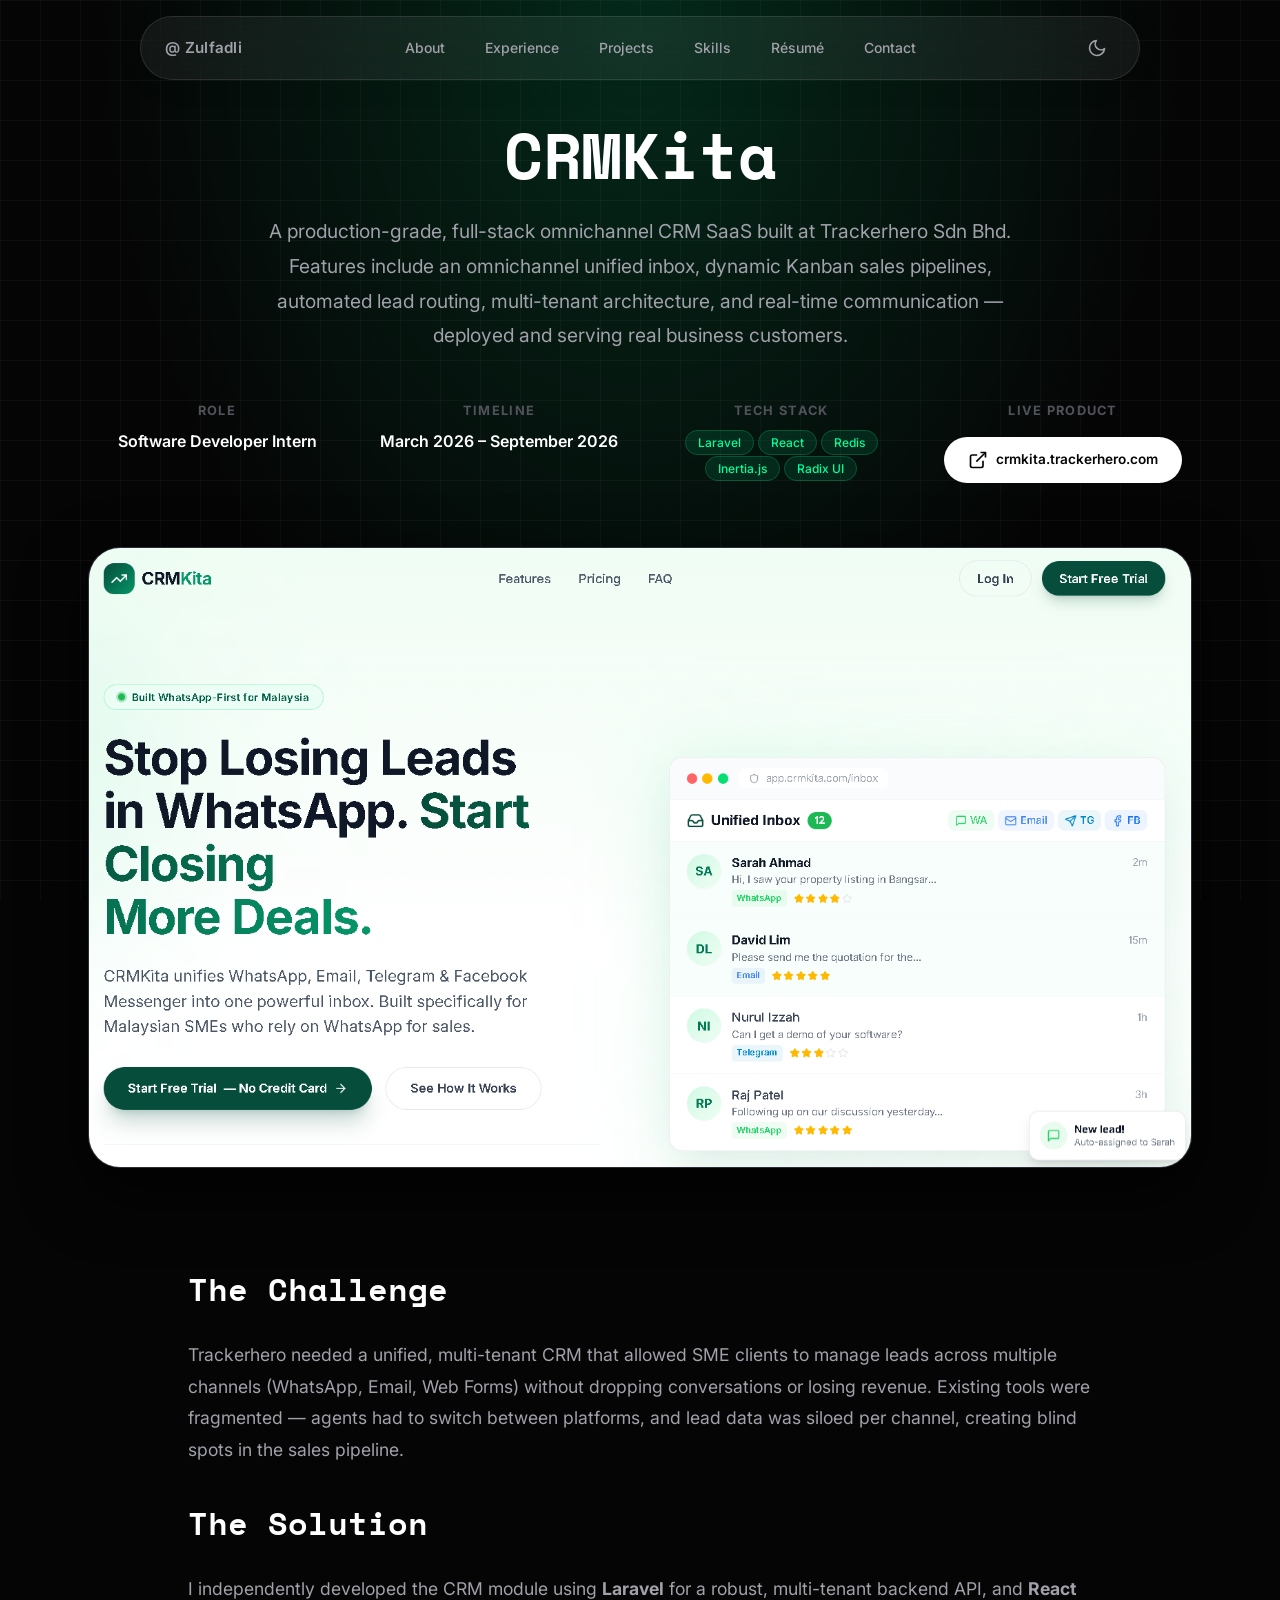
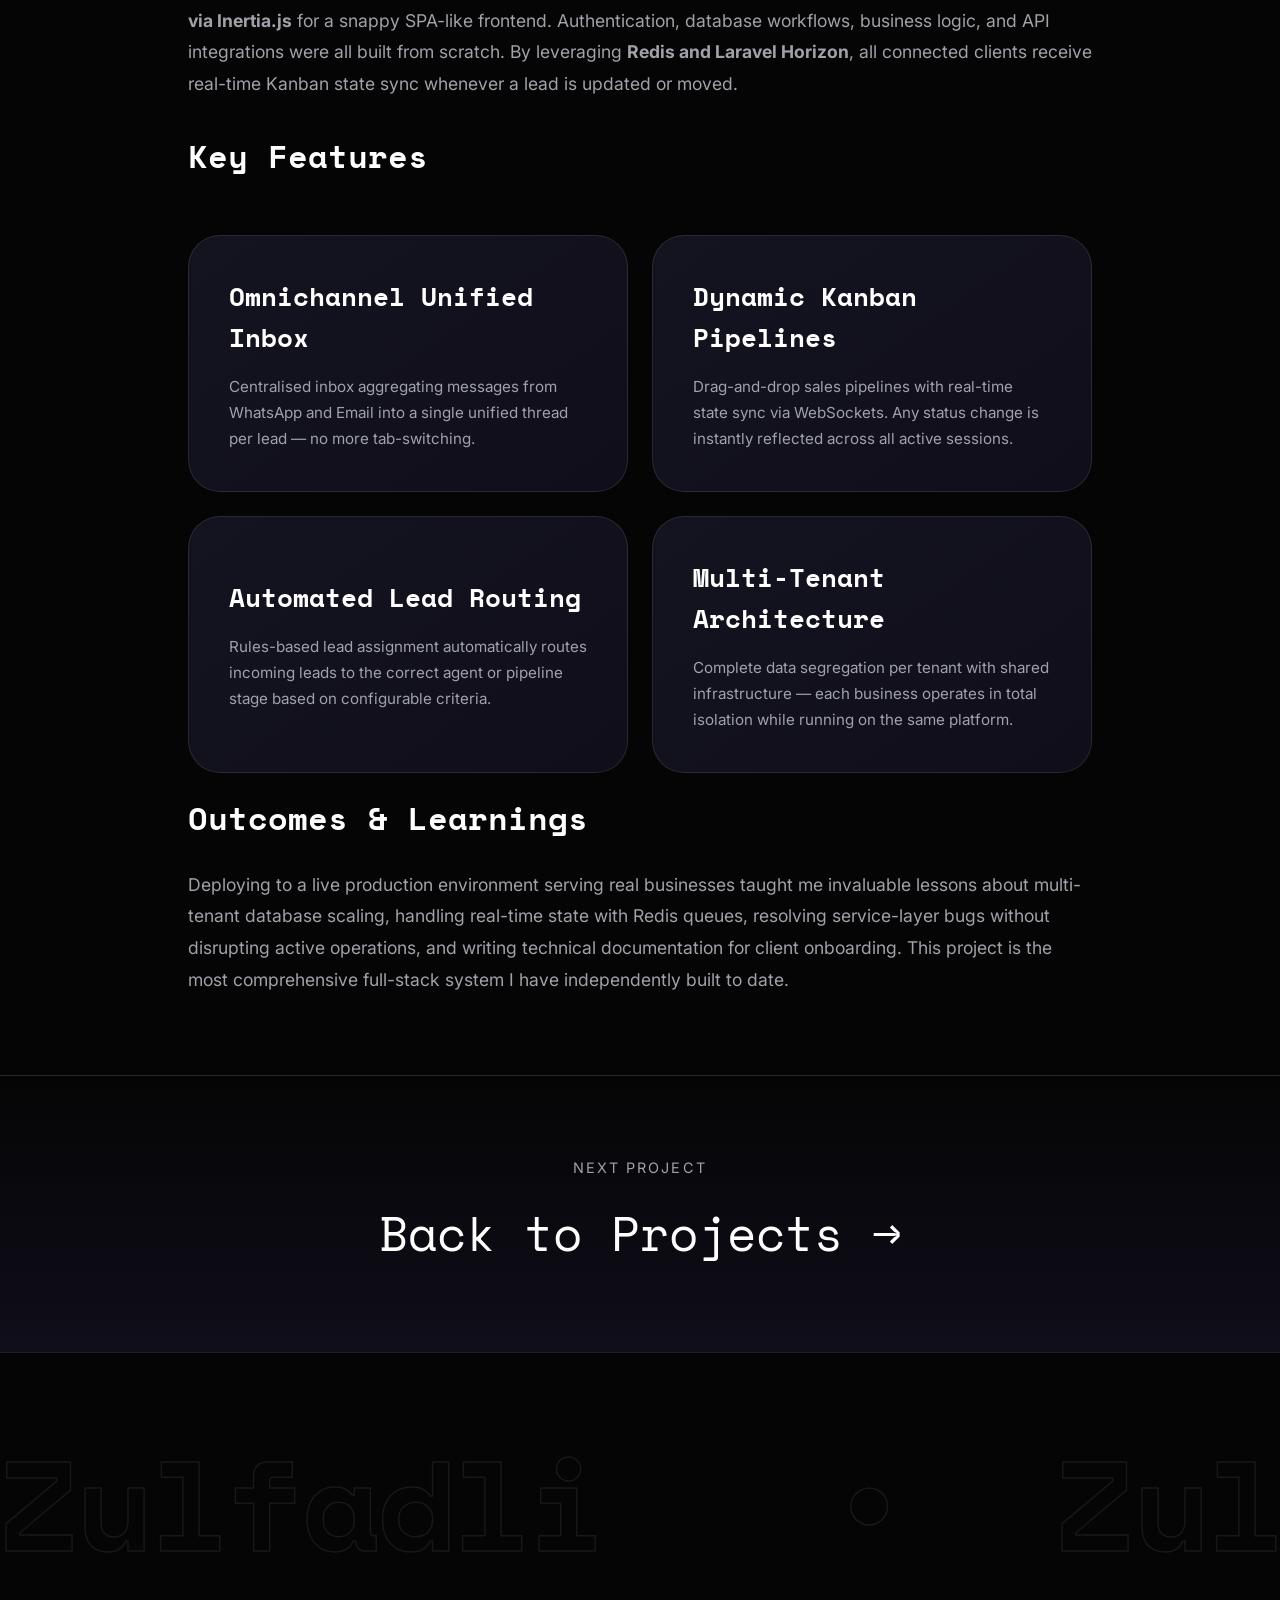
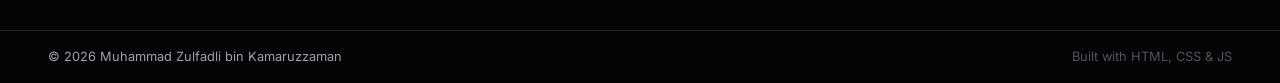
<file: project-crm.html>
<!DOCTYPE html>
<html lang="en">

<head>
  <meta charset="UTF-8" />
  <meta name="viewport" content="width=device-width, initial-scale=1.0" />
  <meta name="description"
    content="Case study: Full-stack omnichannel CRM SaaS built with Laravel, React and Redis at Trackerhero — Kanban pipelines, real-time messaging, multi-tenant architecture." />
  <meta property="og:title" content="CRM SaaS Platform — Zulfadli Portfolio" />
  <meta property="og:description"
    content="How I built a production CRM SaaS at Trackerhero using Laravel, React, Redis and WebSockets." />
  <title>CRM SaaS Platform — Zulfadli Portfolio</title>

  <!-- Google Fonts (body) -->
  <link rel="preconnect" href="https://fonts.googleapis.com" />
  <link rel="preconnect" href="https://fonts.gstatic.com" crossorigin />
  <link href="https://fonts.googleapis.com/css2?family=Inter:wght@300;400;500;600;700&display=swap" rel="stylesheet" />

  <!-- Fontshare & Google Fonts (display headings) -->
  <link rel="preconnect" href="https://api.fontshare.com" />
  <link href="https://fonts.googleapis.com/css2?family=Space+Mono:ital,wght@0,400;0,700;1,400;1,700&display=swap"
    rel="stylesheet">
  <link href="https://api.fontshare.com/v2/css?f[]=general-sans@700,800&display=swap" rel="stylesheet" />

  <link rel="stylesheet" href="assets/css/style.css" />

  <script>
    const savedTheme = localStorage.getItem('theme');
    if (savedTheme === 'light') {
      document.documentElement.setAttribute('data-theme', 'light');
    }
  </script>
</head>

<body>

  <!-- ========== NAVBAR ========== -->
  <nav class="navbar" id="navbar" role="navigation" aria-label="Main navigation">
    <div class="nav-inner">
      <a href="index.html" class="nav-logo" aria-label="Zulfadli Home">@ Zulfadli</a>

      <ul class="nav-links" id="nav-links" role="list">
        <li><a href="index.html#about" class="nav-link" id="nav-about">About</a></li>
        <li><a href="index.html#experience" class="nav-link" id="nav-exp">Experience</a></li>
        <li><a href="index.html#projects" class="nav-link" id="nav-proj">Projects</a></li>
        <li><a href="index.html#skills" class="nav-link" id="nav-skills">Skills</a></li>
        <li><a href="assets/doc/Resume_Muhammad Zulfadli.pdf" target="_blank" rel="noopener" class="nav-link" id="nav-resume">Résumé</a></li>
        <li><a href="index.html#contact" class="nav-link nav-link--cta" id="nav-contact">Contact</a></li>
      </ul>

      <div class="nav-controls">
        <button class="theme-toggle" id="theme-toggle" aria-label="Toggle dark/light mode">
          <svg class="icon-sun" width="20" height="20" viewBox="0 0 24 24" fill="none" stroke="currentColor" stroke-width="2" stroke-linecap="round" stroke-linejoin="round">
            <circle cx="12" cy="12" r="5"></circle>
            <line x1="12" y1="1" x2="12" y2="3"></line>
            <line x1="12" y1="21" x2="12" y2="23"></line>
            <line x1="4.22" y1="4.22" x2="5.64" y2="5.64"></line>
            <line x1="18.36" y1="18.36" x2="19.78" y2="19.78"></line>
            <line x1="1" y1="12" x2="3" y2="12"></line>
            <line x1="21" y1="12" x2="23" y2="12"></line>
            <line x1="4.22" y1="19.78" x2="5.64" y2="18.36"></line>
            <line x1="18.36" y1="5.64" x2="19.78" y2="4.22"></line>
          </svg>
          <svg class="icon-moon" width="20" height="20" viewBox="0 0 24 24" fill="none" stroke="currentColor" stroke-width="2" stroke-linecap="round" stroke-linejoin="round">
            <path d="M21 12.79A9 9 0 1 1 11.21 3 7 7 0 0 0 21 12.79z"></path>
          </svg>
        </button>

        <!-- Hamburger -->
        <button class="hamburger" id="hamburger" aria-label="Toggle menu" aria-expanded="false" aria-controls="nav-links">
          <span class="hamburger-bar"></span>
          <span class="hamburger-bar"></span>
          <span class="hamburger-bar"></span>
        </button>
      </div>
    </div>
  </nav>

  <!-- ========== CASE STUDY CONTENT ========== -->
  <main>
    <header class="case-hero reveal">
      <h1 class="case-title">CRMKita</h1>
      <p class="case-subtitle">A production-grade, full-stack omnichannel CRM SaaS built at Trackerhero Sdn Bhd. Features include an omnichannel unified inbox, dynamic Kanban sales pipelines, automated lead routing, multi-tenant architecture, and real-time communication — deployed and serving real business customers.</p>
      
      <div class="case-overview-grid">
        <div class="case-overview-item">
          <h4>Role</h4>
          <p>Software Developer Intern</p>
        </div>
        <div class="case-overview-item">
          <h4>Timeline</h4>
          <p>March 2026 – September 2026</p>
        </div>
        <div class="case-overview-item">
          <h4>Tech Stack</h4>
          <span class="tech-tag tech-tag--accent">Laravel</span>
          <span class="tech-tag tech-tag--accent">React</span>
          <span class="tech-tag tech-tag--accent">Redis</span>
          <span class="tech-tag tech-tag--accent">Inertia.js</span>
          <span class="tech-tag tech-tag--accent">Radix UI</span>
        </div>
        <div class="case-overview-item">
          <h4>Live Product</h4>
          <a href="https://crmkita.trackerhero.com/" target="_blank" rel="noopener noreferrer" class="project-link-btn" style="margin-top:8px">
            <svg width="20" height="20" viewBox="0 0 24 24" fill="none" stroke="currentColor" stroke-width="2" aria-hidden="true">
              <path d="M18 13v6a2 2 0 0 1-2 2H5a2 2 0 0 1-2-2V8a2 2 0 0 1 2-2h6"></path>
              <polyline points="15 3 21 3 21 9"></polyline>
              <line x1="10" y1="14" x2="21" y2="3"></line>
            </svg>
            crmkita.trackerhero.com
          </a>
        </div>
      </div>

      <div class="case-hero-img-wrap">
        <img src="assets/images/CRMKita.png" alt="CRM SaaS Platform Interface" class="case-hero-img" />
      </div>
    </header>

    <section class="case-content reveal">
      <h2 class="case-section-title">The Challenge</h2>
      <p class="case-text">Trackerhero needed a unified, multi-tenant CRM that allowed SME clients to manage leads across multiple channels (WhatsApp, Email, Web Forms) without dropping conversations or losing revenue. Existing tools were fragmented — agents had to switch between platforms, and lead data was siloed per channel, creating blind spots in the sales pipeline.</p>
      
      <h2 class="case-section-title">The Solution</h2>
      <p class="case-text">I independently developed the CRM module using <strong>Laravel</strong> for a robust, multi-tenant backend API, and <strong>React via Inertia.js</strong> for a snappy SPA-like frontend. Authentication, database workflows, business logic, and API integrations were all built from scratch. By leveraging <strong>Redis and Laravel Horizon</strong>, all connected clients receive real-time Kanban state sync whenever a lead is updated or moved.</p>
      
      <h2 class="case-section-title">Key Features</h2>
      <div class="bento-grid case-features-grid">
        <div class="bento-card">
          <h3 class="bento-title">Omnichannel Unified Inbox</h3>
          <p class="bento-desc">Centralised inbox aggregating messages from WhatsApp and Email into a single unified thread per lead — no more tab-switching.</p>
        </div>
        <div class="bento-card">
          <h3 class="bento-title">Dynamic Kanban Pipelines</h3>
          <p class="bento-desc">Drag-and-drop sales pipelines with real-time state sync via WebSockets. Any status change is instantly reflected across all active sessions.</p>
        </div>
        <div class="bento-card">
          <h3 class="bento-title">Automated Lead Routing</h3>
          <p class="bento-desc">Rules-based lead assignment automatically routes incoming leads to the correct agent or pipeline stage based on configurable criteria.</p>
        </div>
        <div class="bento-card">
          <h3 class="bento-title">Multi-Tenant Architecture</h3>
          <p class="bento-desc">Complete data segregation per tenant with shared infrastructure — each business operates in total isolation while running on the same platform.</p>
        </div>
      </div>

      <h2 class="case-section-title">Outcomes &amp; Learnings</h2>
      <p class="case-text">Deploying to a live production environment serving real businesses taught me invaluable lessons about multi-tenant database scaling, handling real-time state with Redis queues, resolving service-layer bugs without disrupting active operations, and writing technical documentation for client onboarding. This project is the most comprehensive full-stack system I have independently built to date.</p>
    </section>

    <div class="case-next reveal">
      <span class="case-next-label">Next Project</span>
      <a href="index.html#projects" class="case-next-title">Back to Projects →</a>
    </div>
  </main>

  <!-- ========== FOOTER ========== -->
  <footer class="footer" role="contentinfo">
    <div class="footer-marquee" aria-hidden="true">
      <div class="footer-marquee-inner">
        <span>Zulfadli &nbsp;&nbsp;•&nbsp;&nbsp; </span>
        <span>Zulfadli &nbsp;&nbsp;•&nbsp;&nbsp; </span>
        <span>Zulfadli &nbsp;&nbsp;•&nbsp;&nbsp; </span>
        <span>Zulfadli &nbsp;&nbsp;•&nbsp;&nbsp; </span>
        <span>Zulfadli &nbsp;&nbsp;•&nbsp;&nbsp; </span>
        <span>Zulfadli &nbsp;&nbsp;•&nbsp;&nbsp; </span>
      </div>
    </div>
    <div class="footer-bottom">
      <span class="footer-copy">© 2026 Muhammad Zulfadli bin Kamaruzzaman</span>
      <span class="footer-built">Built with HTML, CSS &amp; JS</span>
    </div>
  </footer>

  <!-- Custom Cursor -->
  <div class="custom-cursor"></div>
  <script src="assets/js/script.js"></script>
</body>

</html>
</file>
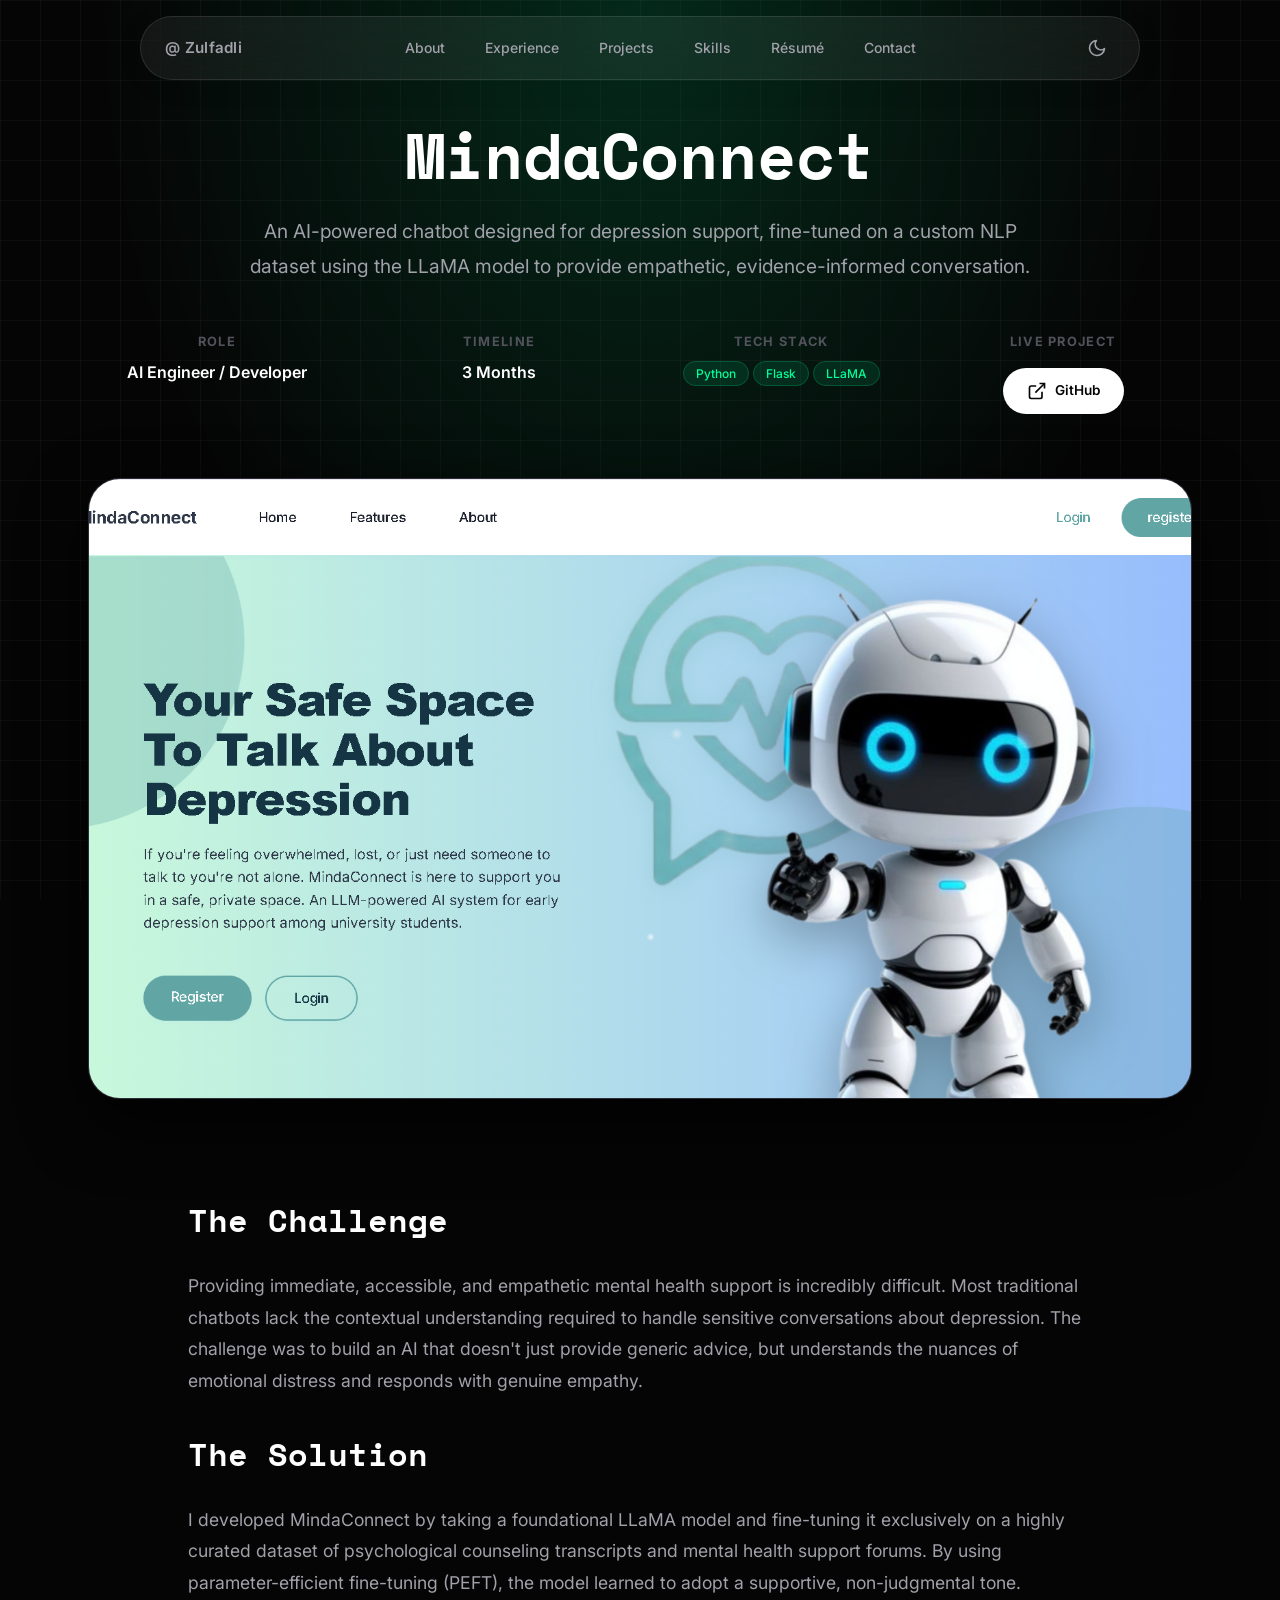
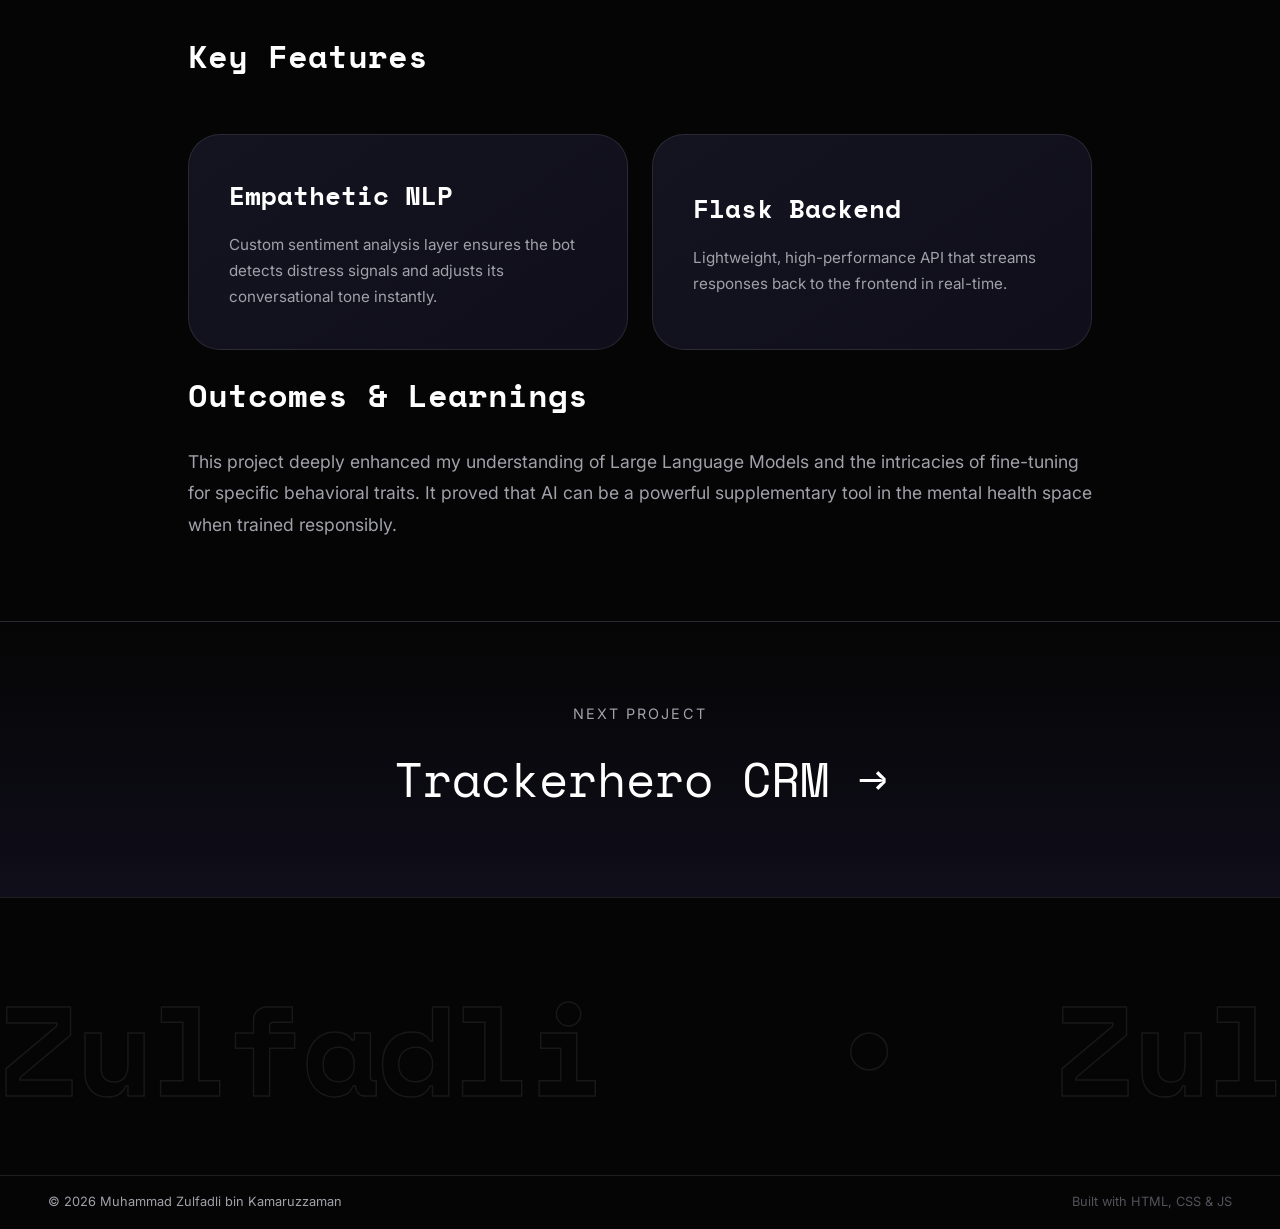
<file: project-mindaconnect.html>
<!DOCTYPE html>
<html lang="en">

<head>
  <meta charset="UTF-8" />
  <meta name="viewport" content="width=device-width, initial-scale=1.0" />
  <meta name="description"
    content="Case study: MindaConnect — AI-powered chatbot for depression support, fine-tuned on a custom NLP dataset using LLaMA, built by Muhammad Zulfadli." />
  <meta property="og:title" content="MindaConnect — AI Mental Health Chatbot | Zulfadli" />
  <meta property="og:description"
    content="How I fine-tuned a LLaMA model to build an empathetic AI chatbot for mental health support." />
  <title>MindaConnect — AI Mental Health Chatbot | Zulfadli</title>

  <!-- Google Fonts (body) -->
  <link rel="preconnect" href="https://fonts.googleapis.com" />
  <link rel="preconnect" href="https://fonts.gstatic.com" crossorigin />
  <link href="https://fonts.googleapis.com/css2?family=Inter:wght@300;400;500;600;700&display=swap" rel="stylesheet" />

  <!-- Fontshare & Google Fonts (display headings) -->
  <link rel="preconnect" href="https://api.fontshare.com" />
  <link href="https://fonts.googleapis.com/css2?family=Space+Mono:ital,wght@0,400;0,700;1,400;1,700&display=swap"
    rel="stylesheet">
  <link href="https://api.fontshare.com/v2/css?f[]=general-sans@700,800&display=swap" rel="stylesheet" />

  <link rel="stylesheet" href="assets/css/style.css" />

  <script>
    const savedTheme = localStorage.getItem('theme');
    if (savedTheme === 'light') {
      document.documentElement.setAttribute('data-theme', 'light');
    }
  </script>
</head>

<body>

  <!-- ========== NAVBAR ========== -->
  <nav class="navbar" id="navbar" role="navigation" aria-label="Main navigation">
    <div class="nav-inner">
      <a href="index.html" class="nav-logo" aria-label="Zulfadli Home">@ Zulfadli</a>

      <ul class="nav-links" id="nav-links" role="list">
        <li><a href="index.html#about" class="nav-link" id="nav-about">About</a></li>
        <li><a href="index.html#experience" class="nav-link" id="nav-exp">Experience</a></li>
        <li><a href="index.html#projects" class="nav-link" id="nav-proj">Projects</a></li>
        <li><a href="index.html#skills" class="nav-link" id="nav-skills">Skills</a></li>
        <li><a href="assets/doc/Resume_Muhammad Zulfadli.pdf" target="_blank" rel="noopener" class="nav-link" id="nav-resume">Résumé</a></li>
        <li><a href="index.html#contact" class="nav-link nav-link--cta" id="nav-contact">Contact</a></li>
      </ul>

      <div class="nav-controls">
        <button class="theme-toggle" id="theme-toggle" aria-label="Toggle dark/light mode">
          <svg class="icon-sun" width="20" height="20" viewBox="0 0 24 24" fill="none" stroke="currentColor" stroke-width="2" stroke-linecap="round" stroke-linejoin="round">
            <circle cx="12" cy="12" r="5"></circle>
            <line x1="12" y1="1" x2="12" y2="3"></line>
            <line x1="12" y1="21" x2="12" y2="23"></line>
            <line x1="4.22" y1="4.22" x2="5.64" y2="5.64"></line>
            <line x1="18.36" y1="18.36" x2="19.78" y2="19.78"></line>
            <line x1="1" y1="12" x2="3" y2="12"></line>
            <line x1="21" y1="12" x2="23" y2="12"></line>
            <line x1="4.22" y1="19.78" x2="5.64" y2="18.36"></line>
            <line x1="18.36" y1="5.64" x2="19.78" y2="4.22"></line>
          </svg>
          <svg class="icon-moon" width="20" height="20" viewBox="0 0 24 24" fill="none" stroke="currentColor" stroke-width="2" stroke-linecap="round" stroke-linejoin="round">
            <path d="M21 12.79A9 9 0 1 1 11.21 3 7 7 0 0 0 21 12.79z"></path>
          </svg>
        </button>

        <!-- Hamburger -->
        <button class="hamburger" id="hamburger" aria-label="Toggle menu" aria-expanded="false" aria-controls="nav-links">
          <span class="hamburger-bar"></span>
          <span class="hamburger-bar"></span>
          <span class="hamburger-bar"></span>
        </button>
      </div>
    </div>
  </nav>

  <!-- ========== CASE STUDY CONTENT ========== -->
  <main>
    <header class="case-hero reveal">
      <h1 class="case-title">MindaConnect</h1>
      <p class="case-subtitle">An AI-powered chatbot designed for depression support, fine-tuned on a custom NLP dataset using the LLaMA model to provide empathetic, evidence-informed conversation.</p>
      
      <div class="case-overview-grid">
        <div class="case-overview-item">
          <h4>Role</h4>
          <p>AI Engineer / Developer</p>
        </div>
        <div class="case-overview-item">
          <h4>Timeline</h4>
          <p>3 Months</p>
        </div>
        <div class="case-overview-item">
          <h4>Tech Stack</h4>
          <span class="tech-tag tech-tag--accent">Python</span>
          <span class="tech-tag tech-tag--accent">Flask</span>
          <span class="tech-tag tech-tag--accent">LLaMA</span>
        </div>
        <div class="case-overview-item">
          <h4>Live Project</h4>
          <a href="https://github.com/zlfad" target="_blank" rel="noopener noreferrer" class="project-link-btn" style="margin-top:8px">
            <svg width="20" height="20" viewBox="0 0 24 24" fill="none" stroke="currentColor" stroke-width="2" aria-hidden="true">
              <path d="M18 13v6a2 2 0 0 1-2 2H5a2 2 0 0 1-2-2V8a2 2 0 0 1 2-2h6"></path>
              <polyline points="15 3 21 3 21 9"></polyline>
              <line x1="10" y1="14" x2="21" y2="3"></line>
            </svg>
            GitHub
          </a>
        </div>
      </div>

      <div class="case-hero-img-wrap">
        <img src="assets/images/mindaconnect.png" alt="MindaConnect AI chatbot interface" class="case-hero-img" />
      </div>
    </header>

    <section class="case-content reveal">
      <h2 class="case-section-title">The Challenge</h2>
      <p class="case-text">Providing immediate, accessible, and empathetic mental health support is incredibly difficult. Most traditional chatbots lack the contextual understanding required to handle sensitive conversations about depression. The challenge was to build an AI that doesn't just provide generic advice, but understands the nuances of emotional distress and responds with genuine empathy.</p>
      
      <h2 class="case-section-title">The Solution</h2>
      <p class="case-text">I developed MindaConnect by taking a foundational LLaMA model and fine-tuning it exclusively on a highly curated dataset of psychological counseling transcripts and mental health support forums. By using parameter-efficient fine-tuning (PEFT), the model learned to adopt a supportive, non-judgmental tone.</p>
      
      <h2 class="case-section-title">Key Features</h2>
      <div class="bento-grid case-features-grid">
        <div class="bento-card">
          <h3 class="bento-title">Empathetic NLP</h3>
          <p class="bento-desc">Custom sentiment analysis layer ensures the bot detects distress signals and adjusts its conversational tone instantly.</p>
        </div>
        <div class="bento-card">
          <h3 class="bento-title">Flask Backend</h3>
          <p class="bento-desc">Lightweight, high-performance API that streams responses back to the frontend in real-time.</p>
        </div>
      </div>

      <h2 class="case-section-title">Outcomes & Learnings</h2>
      <p class="case-text">This project deeply enhanced my understanding of Large Language Models and the intricacies of fine-tuning for specific behavioral traits. It proved that AI can be a powerful supplementary tool in the mental health space when trained responsibly.</p>
    </section>

    <div class="case-next reveal">
      <span class="case-next-label">Next Project</span>
      <a href="project-crm.html" class="case-next-title">Trackerhero CRM →</a>
    </div>
  </main>

  <!-- ========== FOOTER ========== -->
  <footer class="footer" role="contentinfo">
    <div class="footer-marquee" aria-hidden="true">
      <div class="footer-marquee-inner">
        <span>Zulfadli &nbsp;&nbsp;•&nbsp;&nbsp; </span>
        <span>Zulfadli &nbsp;&nbsp;•&nbsp;&nbsp; </span>
        <span>Zulfadli &nbsp;&nbsp;•&nbsp;&nbsp; </span>
        <span>Zulfadli &nbsp;&nbsp;•&nbsp;&nbsp; </span>
        <span>Zulfadli &nbsp;&nbsp;•&nbsp;&nbsp; </span>
        <span>Zulfadli &nbsp;&nbsp;•&nbsp;&nbsp; </span>
      </div>
    </div>
    <div class="footer-bottom">
      <span class="footer-copy">© 2026 Muhammad Zulfadli bin Kamaruzzaman</span>
      <span class="footer-built">Built with HTML, CSS &amp; JS</span>
    </div>
  </footer>

  <!-- Custom Cursor -->
  <div class="custom-cursor"></div>
  <script src="assets/js/script.js"></script>
</body>

</html>
</file>
<file: assets/css/style.css>
/* ============================================================
   Zulfadli Portfolio — style.css
   Design: Black/white editorial with blue accent
   ============================================================ */

/* ---------- Custom Properties ---------- */
:root {
  --c-bg: #050505;
  --c-bg-2: #0f0e1a;
  --c-bg-card: #141420;
  --c-bg-card-2: #1e1e2d;
  --c-border: rgba(255, 255, 255, 0.1);
  --c-border-2: rgba(255, 255, 255, 0.2);

  --c-text: #ffffff;
  --c-text-muted: #a1a1aa;
  --c-text-subtle: #52525b;

  --c-accent: #00ff99;
  /* Neon primary */
  --c-accent-2: #00cc7a;
  /* Neon hover */
  --c-accent-glow: rgba(0, 255, 153, 0.25);

  --c-white: #ffffff;
  --c-inverse-text: #050505;

  --c-grid-line: rgba(255, 255, 255, 0.03);
  --c-radial-glow: rgba(0, 255, 153, 0.15);
  --c-bg-text-stroke: rgba(255, 255, 255, 0.08);

  --c-ring-1: rgba(0, 255, 153, 0.4);
  --c-ring-2: rgba(0, 255, 153, 0.8);
  --c-ring-3: rgba(0, 255, 153, 0.2);
  --c-photo-border: rgba(0, 255, 153, 0.3);

  --c-glass-bg: rgba(255, 255, 255, 0.06);
  --c-glass-menu: rgba(15, 15, 15, 0.95);
  --c-overlay: rgba(0, 0, 0, 0.75);
}

[data-theme="light"] {
  --c-bg: #f8fafc;
  /* Slate 50 */
  --c-bg-2: #f1f5f9;
  /* Slate 100 */
  --c-bg-card: #ecfdf5;
  /* Emerald 50 - soft mint green for cards */
  --c-bg-card-2: #d1fae5;
  /* Emerald 100 */

  --c-border: rgba(16, 185, 129, 0.35);
  /* More visible tinted borders */
  --c-border-2: rgba(16, 185, 129, 0.5);

  --c-text: #0f172a;
  /* Slate 900 */
  --c-text-muted: #475569;
  /* Slate 600 */
  --c-text-subtle: #94a3b8;
  /* Slate 400 */

  --c-accent: #10b981;
  /* Emerald primary */
  --c-accent-2: #059669;
  /* Emerald hover */
  --c-accent-glow: rgba(16, 185, 129, 0.25);

  --c-white: #0f172a;
  --c-inverse-text: #ffffff;

  --c-grid-line: rgba(15, 23, 42, 0.05);
  --c-radial-glow: rgba(16, 185, 129, 0.15);
  --c-bg-text-stroke: rgba(6, 95, 70, 0.15);
  /* Dark emerald for bg text */

  --c-ring-1: rgba(6, 95, 70, 0.4);
  /* Dark emerald for rings */
  --c-ring-2: rgba(6, 95, 70, 0.8);
  --c-ring-3: rgba(6, 95, 70, 0.2);
  --c-photo-border: rgba(6, 95, 70, 0.3);

  --c-glass-bg: rgba(253, 253, 253, 0.85);
  --c-glass-menu: rgba(241, 245, 249, 0.95);
  --c-overlay: rgba(253, 253, 253, 0.75);

  --shadow-sm: 0 2px 8px rgba(15, 23, 42, 0.06);
  --shadow-md: 0 8px 32px rgba(15, 23, 42, 0.08);
  --shadow-lg: 0 24px 64px rgba(15, 23, 42, 0.12);
  --shadow-accent: 0 8px 40px var(--c-accent-glow);
}

:root {
  --font-display: 'Space Mono', monospace;
  --font-body: 'Inter', sans-serif;

  --r-sm: 8px;
  --r-md: 16px;
  --r-lg: 24px;
  --r-xl: 32px;
  --r-full: 9999px;

  --shadow-sm: 0 2px 8px rgba(0, 0, 0, 0.4);
  --shadow-md: 0 8px 32px rgba(0, 0, 0, 0.6);
  --shadow-lg: 0 24px 64px rgba(0, 0, 0, 0.8);
  --shadow-accent: 0 8px 40px var(--c-accent-glow);

  --transition: 0.3s cubic-bezier(0.25, 0.46, 0.45, 0.94);
  --transition-slow: 0.6s cubic-bezier(0.25, 0.46, 0.45, 0.94);
}

/* ---------- Reset & Base ---------- */
*,
*::before,
*::after {
  box-sizing: border-box;
  margin: 0;
  padding: 0;
}

html {
  scroll-behavior: smooth;
  scroll-padding-top: 70px;
  font-size: 16px;
}

body {
  background-color: var(--c-bg);
  background-image:
    radial-gradient(ellipse at top, var(--c-radial-glow) 0%, transparent 60%),
    linear-gradient(var(--c-grid-line) 1px, transparent 1px),
    linear-gradient(90deg, var(--c-grid-line) 1px, transparent 1px);
  background-size: 100% 100vh, 40px 40px, 40px 40px;
  background-repeat: no-repeat, repeat, repeat;
  background-attachment: fixed;
  color: var(--c-text);
  font-family: var(--font-body);
  line-height: 1.6;
  overflow-x: hidden;
  -webkit-font-smoothing: antialiased;
}

img {
  display: block;
  max-width: 100%;
  height: auto;
}

a {
  color: inherit;
  text-decoration: none;
  -webkit-tap-highlight-color: transparent;
}

ul {
  list-style: none;
}

button {
  cursor: pointer;
  border: none;
  background: none;
  font-family: inherit;
  -webkit-tap-highlight-color: transparent;
}

/* Custom focus ring for accessibility without the weird blue default box */
*:focus {
  outline: none;
}

*:focus-visible {
  outline: 2px solid var(--c-accent);
  outline-offset: 4px;
}

/* ---------- Scroll-reveal utility ---------- */
.reveal {
  opacity: 0;
  transform: translateY(28px);
  transition: opacity 0.7s ease, transform 0.7s ease;
}

.reveal.visible {
  opacity: 1;
  transform: translateY(0);
}

/* ---------- Layout ---------- */
.container {
  width: 100%;
  max-width: 1200px;
  margin: 0 auto;
  padding: 0 32px;
}

.section {
  padding: 120px 0;
}

.section-label {
  font-size: 11px;
  font-weight: 600;
  letter-spacing: 0.2em;
  text-transform: uppercase;
  color: var(--c-accent-2);
  margin-bottom: 16px;
}

.section-title {
  font-family: var(--font-display);
  font-size: clamp(2.4rem, 5vw, 4rem);
  font-weight: 800;
  line-height: 1.1;
  color: var(--c-white);
  margin-bottom: 64px;
}

/* ---------- Buttons ---------- */
.btn {
  display: inline-flex;
  align-items: center;
  gap: 8px;
  padding: 14px 28px;
  border-radius: var(--r-full);
  font-size: 0.9rem;
  font-weight: 600;
  letter-spacing: 0.02em;
  transition: var(--transition);
}

.btn--primary {
  background: var(--c-accent);
  color: var(--c-bg);
  box-shadow: var(--shadow-accent);
}

.btn--primary:hover {
  background: var(--c-accent-2);
  transform: translateY(-2px);
  box-shadow: 0 12px 48px var(--c-accent-glow);
}

.btn--outline {
  border: 1.5px solid var(--c-border-2);
  color: var(--c-text);
}

.btn--outline:hover {
  border-color: var(--c-accent);
  color: var(--c-accent-2);
  transform: translateY(-2px);
}

.btn--ghost {
  border: 1.5px solid var(--c-border);
  color: var(--c-text-muted);
  padding: 12px 24px;
  font-size: 0.85rem;
}

.btn--ghost:hover {
  border-color: var(--c-border-2);
  color: var(--c-text);
  transform: translateY(-2px);
}

.btn--white {
  background: var(--c-white);
  color: var(--c-bg);
  font-weight: 700;
}

.btn--white:hover {
  background: var(--c-accent-2);
  color: var(--c-white);
  transform: translateY(-2px);
}

/* ============================================================
   NAVBAR
   ============================================================ */
.navbar {
  position: fixed;
  top: 16px;
  left: 50%;
  transform: translateX(-50%);
  width: calc(100% - 32px);
  max-width: 1000px;
  z-index: 100;
  height: 64px;
  border-radius: var(--r-full);
  background: var(--c-glass-bg);
  backdrop-filter: blur(20px);
  -webkit-backdrop-filter: blur(20px);
  border: 1px solid var(--c-border);
  box-shadow: 0 4px 32px rgba(0, 0, 0, 0.06);
  transition: all 0.4s cubic-bezier(0.16, 1, 0.3, 1);
}

.navbar.scrolled {
  top: 12px;
  max-width: 900px;
  box-shadow: 0 8px 32px rgba(0, 0, 0, 0.1);
  border-color: var(--c-border-2);
}

.navbar.menu-open {
  top: 0 !important;
  left: 0 !important;
  width: 100% !important;
  max-width: 100% !important;
  border-radius: 0 !important;
  transform: none !important;
  backdrop-filter: none !important;
  -webkit-backdrop-filter: none !important;
  background: transparent !important;
  border: none !important;
  box-shadow: none !important;
}

.nav-inner {
  width: 100%;
  padding: 0 24px;
  height: 100%;
  display: flex;
  align-items: center;
  justify-content: space-between;
}

.nav-logo {
  position: relative;
  z-index: 100;
  font-family: var(--font-body);
  font-weight: 600;
  font-size: 0.95rem;
  color: var(--c-text-muted);
  transition: color var(--transition);
  letter-spacing: 0.02em;
}

.nav-logo:hover {
  color: var(--c-white);
}

.nav-links {
  display: flex;
  align-items: center;
  gap: 8px;
}

.nav-link {
  padding: 8px 16px;
  border-radius: var(--r-full);
  font-size: 0.875rem;
  font-weight: 500;
  color: var(--c-text-muted);
  transition: all 0.2s ease;
}

.nav-link:hover,
.nav-link--active {
  color: var(--c-text);
}

/* CTA is now plain text */
.nav-controls {
  position: relative;
  z-index: 100;
  display: flex;
  align-items: center;
  gap: 16px;
}

.cmd-nav-btn {
  color: var(--c-text-muted);
  height: 36px;
  border-radius: var(--r-full);
  display: flex;
  align-items: center;
  justify-content: center;
  gap: 6px;
  padding: 0 12px;
  background: rgba(100, 100, 100, 0.05);
  border: 1px solid var(--c-border);
  transition: all var(--transition);
}

.cmd-nav-btn:hover {
  background: var(--c-bg-2);
  color: var(--c-inverse-text);
  border-color: var(--c-border-2);
}

.cmd-nav-shortcut {
  font-size: 0.7rem;
  font-weight: 600;
  color: var(--c-text-subtle);
  background: var(--c-bg);
  padding: 2px 6px;
  border-radius: 4px;
  border: 1px solid var(--c-border);
}

.theme-toggle {
  color: var(--c-text-muted);
  width: 36px;
  height: 36px;
  border-radius: var(--r-full);
  display: flex;
  align-items: center;
  justify-content: center;
  transition: color var(--transition), background var(--transition);
  position: relative;
}

.theme-toggle:hover {
  color: var(--c-inverse-text);
  background: rgba(128, 128, 128, 0.1);
}

.theme-toggle svg {
  position: absolute;
  transition: opacity var(--transition), transform var(--transition);
}

.icon-sun {
  opacity: 0;
  transform: rotate(-90deg) scale(0.5);
}

.icon-moon {
  opacity: 1;
  transform: rotate(0) scale(1);
}

[data-theme="light"] .icon-sun {
  opacity: 1;
  transform: rotate(0) scale(1);
}

[data-theme="light"] .icon-moon {
  opacity: 0;
  transform: rotate(90deg) scale(0.5);
}

.hamburger {
  display: none;
  position: relative;
  width: 40px;
  height: 40px;
  background: transparent;
  border: none;
  cursor: pointer;
  padding: 0;
  align-items: center;
  justify-content: center;
}

.hamburger-bar {
  position: absolute;
  width: 24px;
  height: 2px;
  background: var(--c-text);
  border-radius: 2px;
  transition: transform 0.3s ease, opacity 0.3s ease;
}

/* Default state (3 bars) */
.hamburger-bar:nth-child(1) {
  transform: translateY(-7px);
}

.hamburger-bar:nth-child(2) {
  transform: translateY(0);
}

.hamburger-bar:nth-child(3) {
  transform: translateY(7px);
}

/* Hamburger open state (X icon) */
.hamburger.open .hamburger-bar:nth-child(1) {
  transform: translateY(0) rotate(45deg);
}

.hamburger.open .hamburger-bar:nth-child(2) {
  opacity: 0;
  transform: scaleX(0);
}

.hamburger.open .hamburger-bar:nth-child(3) {
  transform: translateY(0) rotate(-45deg);
}

/* ============================================================
   HERO
   ============================================================ */
.hero {
  position: relative;
  min-height: 100vh;
  width: 100%;
  display: flex;
  justify-content: space-between;
  align-items: center;
  overflow: hidden;
  background: transparent;
  padding-top: 64px;
  /* navbar offset */
}

/* Giant scrolling background text */
.hero-bg-text {
  position: absolute;
  bottom: 80px;
  left: 0;
  right: 0;
  overflow: hidden;
  pointer-events: none;
  z-index: 1;
}

.hero-bg-scroll {
  display: block;
  font-family: var(--font-display);
  font-size: clamp(3.5rem, 9vw, 8rem);
  font-weight: 800;
  color: transparent;
  -webkit-text-stroke: 1px var(--c-bg-text-stroke);
  white-space: nowrap;
  animation: marqueeScroll 18s linear infinite;
  will-change: transform;
}

@keyframes marqueeScroll {
  0% {
    transform: translateX(0);
  }

  100% {
    transform: translateX(-50%);
  }
}

.hero-content {
  position: relative;
  z-index: 2;
  max-width: 600px;
  padding: 80px 32px 80px 80px;
}

.hero-tag {
  display: inline-flex;
  align-items: center;
  gap: 8px;
  padding: 6px 14px;
  border-radius: var(--r-full);
  border: 1px solid var(--c-border-2);
  background: var(--c-accent-glow);
  font-size: 0.8rem;
  font-weight: 500;
  color: var(--c-accent);
  margin-bottom: 32px;
  letter-spacing: 0.04em;
  animation: fadeInDown 0.8s ease 0.2s both;
}

.hero-tag-dot {
  width: 7px;
  height: 7px;
  border-radius: 50%;
  background: var(--c-accent);
  box-shadow: 0 0 8px var(--c-accent);
  animation: pulse 2s ease-in-out infinite;
}

@keyframes pulse {

  0%,
  100% {
    box-shadow: 0 0 8px var(--c-accent);
  }

  50% {
    box-shadow: 0 0 16px var(--c-accent), 0 0 24px var(--c-accent-glow);
  }
}

.hero-name-prefix {
  font-family: var(--font-display);
  font-size: clamp(3rem, 7vw, 5.5rem);
  font-weight: 700;
  color: var(--c-white);
  line-height: 1.05;
  margin-bottom: 8px;
  animation: fadeInDown 0.8s ease 0.3s both;
}

.hero-name {
  font-family: var(--font-display);
  font-size: clamp(3rem, 7vw, 5.5rem);
  font-weight: 700;
  line-height: 1.05;
  color: var(--c-accent);
  margin-bottom: 24px;
  animation: fadeInUp 0.8s ease 0.4s both;
}

.hero-name em {
  font-style: normal;
}

.typing-cursor::after {
  content: '|';
  animation: blink 1s step-start infinite;
  color: var(--c-accent);
}

@keyframes blink {
  50% {
    opacity: 0;
  }
}

.hero-tagline {
  font-size: 1.05rem;
  font-weight: bold;
  color: var(--c-text-muted);
  line-height: 1.7;
  margin-bottom: 40px;
  animation: fadeInUp 0.8s ease 0.6s both;
}

.hero-cta {
  display: flex;
  gap: 16px;
  flex-wrap: wrap;
  animation: fadeInUp 0.8s ease 0.8s both;
}

/* Hero social quick links */
.hero-socials {
  display: flex;
  align-items: center;
  gap: 12px;
  margin-top: 28px;
  animation: fadeInUp 0.8s ease 1s both;
}

.hero-social-link {
  width: 40px;
  height: 40px;
  border-radius: 50%;
  border: 1px solid var(--c-border-2);
  background: rgba(255, 255, 255, 0.04);
  display: flex;
  align-items: center;
  justify-content: center;
  color: var(--c-text-muted);
  transition: color var(--transition), border-color var(--transition), background var(--transition), transform var(--transition);
}

.hero-social-link:hover {
  color: var(--c-accent);
  border-color: var(--c-accent);
  background: var(--c-accent-glow);
  transform: translateY(-3px);
}

/* Divider between social icons and CV link */
.hero-socials-divider {
  width: 1px;
  height: 20px;
  background: var(--c-border-2);
  border-radius: 1px;
  flex-shrink: 0;
}

/* CV download pill in socials row */
.hero-cv-link {
  display: inline-flex;
  align-items: center;
  gap: 6px;
  font-size: 0.78rem;
  font-weight: 600;
  color: var(--c-text-muted);
  padding: 5px 12px;
  border-radius: var(--r-full);
  border: 1px solid var(--c-border-2);
  background: transparent;
  transition: color var(--transition), border-color var(--transition), background var(--transition);
  white-space: nowrap;
}

.hero-cv-link:hover {
  color: var(--c-accent);
  border-color: var(--c-accent);
  background: var(--c-accent-glow);
}

.hero-photo-wrap {
  position: relative;
  margin-right: 10%;
  z-index: 2;
  animation: fadeInRight 1s ease 0.3s both;
  border-radius: 50%;
  padding: 8px;
  background: var(--c-bg-card);
  box-shadow: 0 0 60px var(--c-accent-glow);
  border: 1px solid var(--c-photo-border);
  display: flex;
  align-items: center;
  justify-content: center;
}

.photo-rings {
  position: absolute;
  top: -20px;
  left: -20px;
  right: -20px;
  bottom: -20px;
  z-index: 1;
  pointer-events: none;
}

.photo-rings svg {
  width: 100%;
  height: 100%;
}

.ring {
  transform-origin: center;
}

.ring-1 {
  animation: spin 20s linear infinite;
}

.ring-2 {
  animation: spin-reverse 15s linear infinite;
}

.ring-3 {
  animation: pulse-ring 4s ease-in-out infinite;
}

@keyframes spin {
  100% {
    transform: rotate(360deg);
  }
}

@keyframes spin-reverse {
  100% {
    transform: rotate(-360deg);
  }
}

@keyframes pulse-ring {

  0%,
  100% {
    transform: scale(1);
    opacity: 1;
  }

  50% {
    transform: scale(1.05);
    opacity: 0.5;
  }
}

.hero-photo {
  position: relative;
  z-index: 2;
  width: clamp(300px, 32vw, 460px);
  height: clamp(300px, 32vw, 460px);
  object-fit: cover;
  filter: grayscale(10%);
  border-radius: 50%;
}

.hero-photo-badge {
  position: absolute;
  bottom: 80px;
  left: -20px;
  background: var(--c-bg-card);
  border: 1px solid var(--c-border-2);
  padding: 10px 18px;
  border-radius: var(--r-full);
  font-size: 0.78rem;
  font-weight: 600;
  color: var(--c-accent-2);
  box-shadow: var(--shadow-md);
  white-space: nowrap;
}

/* Scroll hint */
.hero-scroll-hint {
  position: absolute;
  bottom: 32px;
  left: 80px;
  z-index: 2;
  display: flex;
  align-items: center;
  color: var(--c-text-subtle);
  transition: color var(--transition);
  animation: fadeIn 1s ease 1.2s both;
}

.hero-scroll-hint:hover {
  color: var(--c-text-muted);
}

.hero-scroll-hint svg {
  animation: bounce 2s ease-in-out infinite;
}

@keyframes bounce {

  0%,
  100% {
    transform: translateY(0);
  }

  50% {
    transform: translateY(6px);
  }
}

/* Hero animations */
@keyframes fadeInDown {
  from {
    opacity: 0;
    transform: translateY(-16px);
  }

  to {
    opacity: 1;
    transform: translateY(0);
  }
}

@keyframes fadeInUp {
  from {
    opacity: 0;
    transform: translateY(16px);
  }

  to {
    opacity: 1;
    transform: translateY(0);
  }
}

@keyframes fadeInRight {
  from {
    opacity: 0;
    transform: translateX(24px);
  }

  to {
    opacity: 1;
    transform: translateX(0);
  }
}

@keyframes fadeIn {
  from {
    opacity: 0;
  }

  to {
    opacity: 1;
  }
}

/* ============================================================
   ABOUT
   ============================================================ */
.about {
  background: var(--c-bg);
}

.bento-grid {
  display: grid;
  grid-template-columns: repeat(4, 1fr);
  gap: 24px;
  align-items: stretch;
}

.bento-card {
  background: linear-gradient(145deg, var(--c-bg-card), var(--c-bg-2));
  border: 1px solid var(--c-border);
  border-radius: var(--r-xl);
  padding: 40px;
  position: relative;
  overflow: hidden;
  transition: opacity 0.7s ease, transform var(--transition), box-shadow var(--transition), border-color var(--transition);
  display: flex;
  flex-direction: column;
  justify-content: center;
  transform-style: preserve-3d;
  transform: perspective(1000px) rotateX(0) rotateY(0) translateY(28px);
}

.bento-card:hover {
  transform: translateY(-4px);
  box-shadow: var(--shadow-lg);
  border-color: var(--c-accent-glow);
}

.bento-wide {
  grid-column: span 2;
}

.bento-tall {
  grid-row: span 2;
}

.bento-full {
  grid-column: span 4;
}

.bento-photo {
  padding: 0;
}

.bento-photo img {
  width: 100%;
  height: 100%;
  object-fit: cover;
  filter: grayscale(15%);
  transition: transform var(--transition-slow);
}

@media (hover: hover) {
  .bento-photo:hover img {
    transform: scale(1.05);
  }
}

.bento-content {
  position: relative;
  z-index: 2;
}

.bento-title {
  font-family: var(--font-display);
  font-size: 1.6rem;
  font-weight: 700;
  color: var(--c-white);
  margin-bottom: 16px;
  word-break: break-word;
}

.bento-desc {
  color: var(--c-text-muted);
  font-size: 0.95rem;
  line-height: 1.7;
  word-wrap: break-word;
  hyphens: auto;
}

.bento-desc strong {
  color: var(--c-white);
}

/* Live product link inside bento card */
.bento-live-link {
  display: inline-flex;
  align-items: center;
  gap: 6px;
  margin-top: 16px;
  font-size: 0.78rem;
  font-weight: 600;
  color: var(--c-accent);
  border: 1px solid rgba(0, 255, 153, 0.3);
  background: rgba(0, 255, 153, 0.07);
  padding: 5px 12px;
  border-radius: var(--r-full);
  transition: background var(--transition), border-color var(--transition), transform var(--transition);
  width: fit-content;
  position: relative;
  z-index: 2;
}

.bento-live-link svg {
  color: var(--c-accent);
  animation: pulse 2s ease-in-out infinite;
}

.bento-live-link:hover {
  background: rgba(0, 255, 153, 0.15);
  border-color: var(--c-accent);
  transform: translateX(3px);
}

.about-edu {
  display: grid;
  grid-template-columns: 1fr 1fr;
  gap: 24px;
}

/* Availability bento card */
.bento-availability .bento-content {
  width: 100%;
}

.avail-grid {
  display: grid;
  grid-template-columns: 1fr 1fr;
  gap: 20px;
}

.avail-item {
  display: flex;
  align-items: flex-start;
  gap: 14px;
}

.avail-icon {
  font-size: 1.4rem;
  line-height: 1;
  flex-shrink: 0;
  margin-top: 2px;
}

.avail-label {
  font-size: 0.72rem;
  font-weight: 600;
  letter-spacing: 0.1em;
  text-transform: uppercase;
  color: var(--c-text-subtle);
  margin-bottom: 4px;
}

.avail-value {
  font-size: 0.9rem;
  font-weight: 500;
  color: var(--c-white);
}

.edu-item {
  padding-left: 20px;
  position: relative;
  border-left: 1px solid var(--c-border-2);
}

.edu-item::before {
  content: '';
  position: absolute;
  left: -5px;
  top: 5px;
  width: 9px;
  height: 9px;
  border-radius: 50%;
  background: var(--c-accent);
  box-shadow: 0 0 10px var(--c-accent);
}

.edu-year {
  font-size: 0.78rem;
  color: var(--c-accent);
  font-weight: 600;
  letter-spacing: 0.08em;
  margin-bottom: 8px;
}

.edu-degree {
  font-size: 0.95rem;
  font-weight: 600;
  color: var(--c-white);
  margin-bottom: 4px;
}

.edu-school {
  font-size: 0.82rem;
  color: var(--c-text-muted);
}

.bento-stats {
  display: flex;
  align-items: center;
  justify-content: space-around;
  padding: 24px;
}

.stat-item {
  text-align: center;
}

.stat-num {
  display: block;
  font-family: var(--font-display);
  font-size: 2.2rem;
  font-weight: 800;
  color: var(--c-white);
  line-height: 1;
  margin-bottom: 8px;
}

.stat-label {
  font-size: 0.75rem;
  color: var(--c-text-muted);
  text-transform: uppercase;
  letter-spacing: 0.1em;
  font-weight: 500;
}

.stat-divider {
  width: 1px;
  height: 36px;
  background: var(--c-border-2);
}

/* ============================================================
   EXPERIENCE
   ============================================================ */
.experience {
  background: var(--c-bg-2);
  border-top: 1px solid var(--c-border);
  border-bottom: 1px solid var(--c-border);
}

.timeline {
  display: flex;
  flex-direction: column;
  gap: 0;
}

.timeline-item {
  display: grid;
  grid-template-columns: 40px 1fr;
  gap: 0 24px;
}

.timeline-marker {
  display: flex;
  flex-direction: column;
  align-items: center;
  padding-top: 4px;
}

.marker-dot {
  width: 14px;
  height: 14px;
  border-radius: 50%;
  background: var(--c-bg-card);
  border: 2px solid var(--c-border-2);
  flex-shrink: 0;
  transition: border-color var(--transition);
}

.marker-dot--active {
  background: var(--c-accent);
  border-color: var(--c-accent);
  box-shadow: 0 0 16px var(--c-accent-glow);
}

.marker-line {
  width: 2px;
  flex: 1;
  background: var(--c-border);
  margin-top: 8px;
}

.timeline-item:last-child .marker-line {
  display: none;
}

.timeline-card {
  background: linear-gradient(145deg, var(--c-bg-card), var(--c-bg-2));
  border: 1px solid var(--c-border);
  border-radius: var(--r-xl);
  padding: 32px;
  margin-bottom: 24px;
  transition: transform var(--transition), border-color var(--transition), box-shadow var(--transition);
}

.timeline-card:hover {
  transform: translateX(6px);
  border-color: rgba(0, 255, 153, 0.3);
  box-shadow: 0 12px 30px rgba(0, 255, 153, 0.1);
}

.timeline-card-header {
  display: flex;
  align-items: flex-start;
  justify-content: space-between;
  margin-bottom: 12px;
  gap: 16px;
}

.timeline-role {
  font-size: 1.15rem;
  font-weight: 700;
  color: var(--c-white);
  margin-bottom: 4px;
}

.timeline-company {
  font-size: 0.9rem;
  color: var(--c-accent-2);
  font-weight: 500;
}

.timeline-badge {
  padding: 4px 12px;
  border-radius: var(--r-full);
  font-size: 0.72rem;
  font-weight: 600;
  letter-spacing: 0.08em;
  text-transform: uppercase;
  white-space: nowrap;
}

.timeline-badge--active {
  background: rgba(0, 255, 153, 0.12);
  color: var(--c-accent);
  border: 1px solid rgba(0, 255, 153, 0.25);
}

.timeline-period {
  display: flex;
  align-items: center;
  gap: 6px;
  font-size: 0.8rem;
  color: var(--c-text-muted);
  margin-bottom: 20px;
}

.timeline-points {
  list-style: none;
  display: flex;
  flex-direction: column;
  gap: 10px;
  margin-bottom: 24px;
}

.timeline-points li {
  font-size: 0.9rem;
  color: var(--c-text-muted);
  line-height: 1.65;
  padding-left: 18px;
  position: relative;
}

.timeline-points li::before {
  content: '→';
  position: absolute;
  left: 0;
  color: var(--c-accent);
  font-size: 0.8em;
}

.timeline-points li strong {
  color: var(--c-text);
}

.timeline-tech {
  display: flex;
  flex-wrap: wrap;
  gap: 8px;
}

/* Tech tags (shared) */
.tech-tag {
  padding: 4px 12px;
  border-radius: var(--r-full);
  font-size: 0.75rem;
  font-weight: 500;
  background: rgba(255, 255, 255, 0.06);
  border: 1px solid var(--c-border);
  color: var(--c-text-muted);
  transition: background var(--transition), color var(--transition);
}

.tech-tag:hover {
  background: rgba(0, 255, 153, 0.12);
  color: var(--c-accent);
  border-color: rgba(0, 255, 153, 0.3);
}

.tech-tag--accent {
  background: rgba(0, 255, 153, 0.1);
  border-color: rgba(0, 255, 153, 0.2);
  color: var(--c-accent);
}

/* ============================================================
   PROJECTS
   ============================================================ */
.projects {
  background: var(--c-bg);
}

.projects-grid {
  display: grid;
  grid-template-columns: repeat(3, 1fr);
  gap: 24px;
}

.project-card {
  background: linear-gradient(145deg, var(--c-bg-card), var(--c-bg-2));
  border: 1px solid var(--c-border);
  border-radius: var(--r-xl);
  overflow: hidden;
  transition: opacity 0.7s ease, transform var(--transition), border-color var(--transition), box-shadow var(--transition);
  display: flex;
  flex-direction: column;
  transform-style: preserve-3d;
  transform: perspective(1000px) rotateX(0) rotateY(0) translateY(28px);
  position: relative;
}

.project-card:hover {
  border-color: rgba(0, 255, 153, 0.4);
  box-shadow: 0 12px 48px rgba(0, 255, 153, 0.15);
}

.project-img-wrap {
  position: relative;
  overflow: hidden;
  aspect-ratio: 16/9;
}

.project-img {
  width: 100%;
  height: 100%;
  object-fit: cover;
  transition: transform var(--transition-slow);
}

.project-card:hover .project-img {
  transform: scale(1.04);
}

.project-img-overlay {
  position: absolute;
  inset: 0;
  background: var(--c-overlay);
  display: flex;
  align-items: center;
  justify-content: center;
  opacity: 0;
  transition: opacity var(--transition);
  backdrop-filter: blur(4px);
}

.project-card:hover .project-img-overlay {
  opacity: 1;
}

.project-link-btn {
  display: inline-flex;
  align-items: center;
  gap: 8px;
  padding: 12px 24px;
  background: var(--c-white);
  color: var(--c-bg);
  border-radius: var(--r-full);
  font-size: 0.85rem;
  font-weight: 600;
  transition: background var(--transition), transform var(--transition);
}

.project-link-btn:hover {
  background: var(--c-accent-2);
  color: var(--c-white);
  transform: scale(1.04);
}

.project-body {
  padding: 28px;
  flex: 1;
}

.project-number {
  font-family: var(--font-display);
  font-size: 0.72rem;
  font-weight: 700;
  letter-spacing: 0.15em;
  color: var(--c-text-subtle);
  margin-bottom: 10px;
}

.project-title {
  font-family: var(--font-display);
  font-size: 1.4rem;
  font-weight: 800;
  color: var(--c-white);
  margin-bottom: 12px;
}

.project-desc {
  font-size: 0.88rem;
  color: var(--c-text-muted);
  line-height: 1.7;
  margin-bottom: 20px;
}

.project-tech {
  display: flex;
  flex-wrap: wrap;
  gap: 8px;
}

/* Project title row with live badge */
.project-title-row {
  display: flex;
  align-items: center;
  gap: 10px;
  margin-bottom: 12px;
}

.project-title-row .project-title {
  margin-bottom: 0;
}

.project-live-badge {
  display: inline-flex;
  align-items: center;
  gap: 5px;
  padding: 3px 10px;
  background: rgba(37, 211, 102, 0.12);
  border: 1px solid rgba(37, 211, 102, 0.35);
  border-radius: var(--r-full);
  font-size: 0.68rem;
  font-weight: 700;
  color: #25d366;
  letter-spacing: 0.08em;
  text-transform: uppercase;
  flex-shrink: 0;
  transition: background var(--transition), border-color var(--transition);
}

.project-live-badge:hover {
  background: rgba(37, 211, 102, 0.2);
  border-color: #25d366;
}

.live-dot {
  width: 6px;
  height: 6px;
  border-radius: 50%;
  background: #25d366;
  animation: pulse 1.8s ease-in-out infinite;
  flex-shrink: 0;
}

/* Live site button variant in overlay */
.project-img-overlay {
  position: absolute;
  inset: 0;
  background: var(--c-overlay);
  display: flex;
  align-items: center;
  justify-content: center;
  gap: 10px;
  flex-wrap: wrap;
  opacity: 0;
  transition: opacity var(--transition);
  backdrop-filter: blur(4px);
}

.project-link-btn--live {
  background: rgba(37, 211, 102, 0.9);
  color: #fff;
}

.project-link-btn--live:hover {
  background: #25d366;
  color: #fff;
}


.projects-footer {
  margin-top: 48px;
  display: flex;
  justify-content: center;
}

/* ============================================================
   SKILLS
   ============================================================ */
.skills {
  background: var(--c-bg-2);
  border-top: 1px solid var(--c-border);
  border-bottom: 1px solid var(--c-border);
}

.skills-grid {
  display: grid;
  grid-template-columns: repeat(3, 1fr);
  gap: 20px;
}

.skill-card {
  background: var(--c-bg-card);
  border: 1px solid var(--c-border);
  border-radius: var(--r-lg);
  padding: 28px;
  transition: opacity 0.7s ease, transform var(--transition), border-color var(--transition), box-shadow var(--transition);
}

.skill-card:hover {
  border-color: rgba(0, 255, 153, 0.3);
  box-shadow: 0 8px 32px rgba(0, 255, 153, 0.1);
  transform: translateY(-4px);
}

.skill-icon {
  font-size: 1.4rem;
  color: var(--c-accent);
  margin-bottom: 14px;
  display: block;
}

.skill-cat {
  font-family: var(--font-display);
  font-size: 1rem;
  font-weight: 700;
  color: var(--c-white);
  margin-bottom: 16px;
}

.skill-pills {
  display: flex;
  flex-wrap: wrap;
  gap: 8px;
}

.skill-pill {
  padding: 5px 12px;
  border-radius: var(--r-full);
  font-size: 0.78rem;
  font-weight: 500;
  background: rgba(255, 255, 255, 0.06);
  border: 1px solid var(--c-border);
  color: var(--c-text-muted);
  transition: background var(--transition), color var(--transition), border-color var(--transition);
}

.skill-pill:hover {
  background: rgba(0, 255, 153, 0.14);
  color: var(--c-accent);
  border-color: rgba(0, 255, 153, 0.3);
}

/* Highlight card */
.skill-card--highlight {
  background: linear-gradient(135deg, var(--c-accent) 0%, #00995c 100%);
  border-color: transparent;
  display: flex;
  align-items: center;
  justify-content: center;
}

.skill-card--highlight:hover {
  box-shadow: 0 12px 40px rgba(0, 255, 153, 0.4);
  border-color: transparent;
}

.skill-highlight-inner {
  text-align: center;
  color: var(--c-bg);
}

.skill-highlight-text {
  font-size: 1rem;
  font-style: italic;
  color: rgba(0, 0, 0, 0.8);
  line-height: 1.6;
  margin-bottom: 24px;
}

/* ============================================================
   CONTACT
   ============================================================ */
.contact {
  background: var(--c-bg);
}

.contact-top {
  margin-bottom: 64px;
}

.contact-title {
  max-width: 600px;
  margin-bottom: 0;
}

/* Two-column layout */
.contact-layout {
  display: grid;
  grid-template-columns: 1fr 1fr;
  gap: 48px;
  align-items: start;
}

.contact-left {
  display: flex;
  flex-direction: column;
  gap: 0;
}

.contact-cards {
  display: flex;
  flex-direction: column;
  gap: 14px;
}

.contact-card {
  display: flex;
  align-items: center;
  gap: 18px;
  background: linear-gradient(145deg, var(--c-bg-card), var(--c-bg-2));
  border: 1px solid var(--c-border);
  border-radius: var(--r-xl);
  padding: 18px 24px;
  text-decoration: none;
  color: var(--c-text);
  transition: opacity 0.7s ease, transform var(--transition), border-color var(--transition), box-shadow var(--transition);
  position: relative;
  overflow: hidden;
  cursor: pointer;
  width: 100%;
  text-align: left;
}

.contact-card::before {
  content: "";
  position: absolute;
  top: 0;
  left: 0;
  right: 0;
  bottom: 0;
  border-radius: inherit;
  background: radial-gradient(600px circle at var(--mouse-x, 0) var(--mouse-y, 0),
      rgba(0, 255, 153, 0.08),
      transparent 40%);
  z-index: 1;
  pointer-events: none;
  opacity: 0;
  transition: opacity 0.5s;
}

.contact-card:hover::before {
  opacity: 1;
}

.contact-card:hover {
  transform: translateX(6px);
  border-color: rgba(0, 255, 153, 0.4);
  box-shadow: 0 8px 24px rgba(0, 255, 153, 0.1);
}

.contact-card-icon {
  width: 48px;
  height: 48px;
  border-radius: 50%;
  background: rgba(0, 255, 153, 0.1);
  color: var(--c-accent);
  display: flex;
  align-items: center;
  justify-content: center;
  flex-shrink: 0;
  z-index: 2;
}

/* WhatsApp card variant */
.contact-card--whatsapp:hover {
  border-color: rgba(37, 211, 102, 0.5);
  box-shadow: 0 8px 24px rgba(37, 211, 102, 0.15);
}

.contact-card--whatsapp:hover .contact-card-icon {
  background: rgba(37, 211, 102, 0.15);
}

.contact-card-icon--whatsapp {
  color: #25d366;
  background: rgba(37, 211, 102, 0.1);
}

.contact-card--whatsapp:hover .contact-value {
  color: #25d366;
}

.contact-card-info {
  display: flex;
  flex-direction: column;
  gap: 2px;
  position: relative;
  z-index: 2;
  flex: 1;
}

.contact-label {
  font-size: 0.68rem;
  font-weight: 600;
  letter-spacing: 0.12em;
  text-transform: uppercase;
  color: var(--c-text-subtle);
}

.contact-value {
  font-size: 0.9rem;
  font-weight: 500;
  color: var(--c-text);
  transition: color var(--transition);
}

.contact-card:hover .contact-value {
  color: var(--c-accent);
}

.contact-arrow {
  color: var(--c-text-subtle);
  flex-shrink: 0;
  z-index: 2;
  transition: color var(--transition), transform var(--transition);
}

.contact-card:hover .contact-arrow {
  color: var(--c-accent);
  transform: translate(2px, -2px);
}

/* ---- Contact Form ---- */
.contact-right {
  background: linear-gradient(145deg, var(--c-bg-card), var(--c-bg-2));
  border: 1px solid var(--c-border);
  border-radius: var(--r-xl);
  padding: 40px;
}

.form-title {
  font-family: var(--font-display);
  font-size: 1.4rem;
  font-weight: 700;
  color: var(--c-white);
  margin-bottom: 8px;
}

.form-subtitle {
  font-size: 0.85rem;
  color: var(--c-text-muted);
  margin-bottom: 28px;
}

.form-row {
  display: grid;
  grid-template-columns: 1fr 1fr;
  gap: 16px;
}

.form-group {
  display: flex;
  flex-direction: column;
  gap: 6px;
  margin-bottom: 18px;
}

.form-group label {
  font-size: 0.78rem;
  font-weight: 600;
  letter-spacing: 0.06em;
  text-transform: uppercase;
  color: var(--c-text-subtle);
}

.form-group input,
.form-group textarea {
  background: rgba(255, 255, 255, 0.04);
  border: 1px solid var(--c-border);
  border-radius: var(--r-md);
  padding: 12px 16px;
  font-family: var(--font-body);
  font-size: 0.9rem;
  color: var(--c-text);
  transition: border-color var(--transition), box-shadow var(--transition), background var(--transition);
  resize: vertical;
  width: 100%;
  outline: none;
}

.form-group input::placeholder,
.form-group textarea::placeholder {
  color: var(--c-text-subtle);
}

.form-group input:focus,
.form-group textarea:focus {
  border-color: var(--c-accent);
  background: rgba(0, 255, 153, 0.03);
  box-shadow: 0 0 0 3px rgba(0, 255, 153, 0.1);
}

.form-group input.input-error,
.form-group textarea.input-error {
  border-color: #ff6b6b;
  box-shadow: 0 0 0 3px rgba(255, 107, 107, 0.1);
}

.form-error {
  font-size: 0.75rem;
  color: #ff6b6b;
  min-height: 16px;
  display: block;
}

.form-submit {
  width: 100%;
  justify-content: center;
  gap: 10px;
  position: relative;
  overflow: hidden;
  margin-top: 4px;
}

.submit-spinner {
  display: none;
  width: 16px;
  height: 16px;
  border: 2px solid rgba(0, 0, 0, 0.2);
  border-top-color: var(--c-bg);
  border-radius: 50%;
  animation: spin 0.7s linear infinite;
}

.form-submit.loading .submit-text,
.form-submit.loading .submit-icon {
  display: none;
}

.form-submit.loading .submit-spinner {
  display: block;
}

.form-success {
  display: none;
  align-items: center;
  gap: 10px;
  padding: 16px 20px;
  background: rgba(0, 255, 153, 0.1);
  border: 1px solid rgba(0, 255, 153, 0.3);
  border-radius: var(--r-md);
  color: var(--c-accent);
  font-size: 0.9rem;
  font-weight: 500;
  margin-top: 12px;
  animation: fadeInUp 0.4s ease;
}

.form-success.show {
  display: flex;
}

[data-theme="light"] .form-group input,
[data-theme="light"] .form-group textarea {
  background: rgba(0, 0, 0, 0.03);
  color: var(--c-text);
}

[data-theme="light"] .contact-right {
  background: var(--c-bg-card);
}

/* ---- WhatsApp Floating Bubble ---- */
.wa-bubble {
  position: fixed;
  bottom: 28px;
  right: 28px;
  z-index: 200;
  width: 60px;
  height: 60px;
  border-radius: 50%;
  background: #25d366;
  color: #fff;
  display: flex;
  align-items: center;
  justify-content: center;
  box-shadow: 0 4px 24px rgba(37, 211, 102, 0.5);
  transition: transform var(--transition), box-shadow var(--transition);
  text-decoration: none;
  animation: wa-bounce-in 0.6s cubic-bezier(0.34, 1.56, 0.64, 1) 2s both;
}

.wa-bubble:hover {
  transform: scale(1.12) translateY(-3px);
  box-shadow: 0 8px 40px rgba(37, 211, 102, 0.65);
}

.wa-bubble::before {
  content: '';
  position: absolute;
  inset: 0;
  border-radius: 50%;
  background: #25d366;
  animation: wa-ripple 2.5s ease-out infinite;
  z-index: -1;
}

@keyframes wa-ripple {
  0% {
    transform: scale(1);
    opacity: 0.6;
  }

  100% {
    transform: scale(2);
    opacity: 0;
  }
}

@keyframes wa-bounce-in {
  from {
    opacity: 0;
    transform: scale(0) translateY(20px);
  }

  to {
    opacity: 1;
    transform: scale(1) translateY(0);
  }
}

.wa-bubble-tooltip {
  position: absolute;
  right: calc(100% + 12px);
  white-space: nowrap;
  background: var(--c-bg-card);
  border: 1px solid var(--c-border);
  color: var(--c-text);
  font-size: 0.8rem;
  font-weight: 600;
  padding: 8px 14px;
  border-radius: var(--r-full);
  opacity: 0;
  pointer-events: none;
  transform: translateX(8px);
  transition: opacity var(--transition), transform var(--transition);
  box-shadow: var(--shadow-md);
}

.wa-bubble:hover .wa-bubble-tooltip {
  opacity: 1;
  transform: translateX(0);
}

/* ============================================================
   FOOTER
   ============================================================ */
.footer {
  background: var(--c-bg);
  border-top: 1px solid var(--c-border);
  overflow: hidden;
}

.footer-marquee {
  overflow: hidden;
  padding: 48px 0 24px;
  border-bottom: 1px solid var(--c-border);
}

.footer-marquee-inner {
  display: flex;
  white-space: nowrap;
  animation: marqueeFooter 12s linear infinite;
  will-change: transform;
}

.footer-marquee-inner span {
  font-family: var(--font-display);
  font-size: clamp(3.5rem, 10vw, 8rem);
  font-weight: 800;
  color: transparent;
  -webkit-text-stroke: 1.5px var(--c-bg-text-stroke);
  flex-shrink: 0;
  letter-spacing: -0.02em;
}

@keyframes marqueeFooter {
  0% {
    transform: translateX(0);
  }

  100% {
    transform: translateX(-50%);
  }
}

/* Footer main: CTA + socials */
.footer-main {
  display: flex;
  align-items: center;
  justify-content: space-between;
  padding: 40px 48px;
  gap: 32px;
  flex-wrap: wrap;
  border-bottom: 1px solid var(--c-border);
}

.footer-cta-label {
  font-size: 0.85rem;
  color: var(--c-text-muted);
  margin-bottom: 16px;
  font-weight: 500;
}

.footer-socials {
  display: flex;
  align-items: center;
  gap: 12px;
}

.footer-social {
  width: 44px;
  height: 44px;
  border-radius: 50%;
  border: 1px solid var(--c-border-2);
  background: rgba(255, 255, 255, 0.04);
  display: flex;
  align-items: center;
  justify-content: center;
  color: var(--c-text-muted);
  transition: color var(--transition), border-color var(--transition), background var(--transition), transform var(--transition);
}

.footer-social:hover {
  color: var(--c-accent);
  border-color: var(--c-accent);
  background: var(--c-accent-glow);
  transform: translateY(-3px);
}

.footer-social--wa:hover {
  color: #25d366;
  border-color: #25d366;
  background: rgba(37, 211, 102, 0.1);
}

.footer-bottom {
  display: flex;
  align-items: center;
  justify-content: space-between;
  padding: 16px 48px;
  flex-wrap: wrap;
  gap: 12px;
}

.footer-copy {
  font-size: 0.8rem;
  color: var(--c-text-muted);
}

.footer-built {
  font-size: 0.8rem;
  color: var(--c-text-subtle);
}

.footer-back-top {
  display: inline-flex;
  align-items: center;
  gap: 6px;
  font-size: 0.78rem;
  color: var(--c-text-subtle);
  transition: color var(--transition);
}

.footer-back-top:hover {
  color: var(--c-accent);
}

/* ============================================================
   CASE STUDY PAGES
   ============================================================ */
.case-hero {
  padding: 120px 48px 48px;
  max-width: 1200px;
  margin: 0 auto;
  text-align: center;
}

.case-title {
  font-family: var(--font-display);
  font-size: clamp(2.5rem, 6vw, 4rem);
  font-weight: 800;
  margin-bottom: 24px;
  line-height: 1.1;
}

.case-subtitle {
  font-size: 1.2rem;
  color: var(--c-text-muted);
  max-width: 800px;
  margin: 0 auto 48px;
  line-height: 1.8;
}

.case-hero-img-wrap {
  width: 100%;
  border-radius: var(--r-xl);
  overflow: hidden;
  box-shadow: var(--shadow-lg);
  border: 1px solid var(--c-border);
  background: var(--c-bg-card);
  aspect-ratio: 16/9;
}

.case-hero-img {
  width: 100%;
  height: 100%;
  object-fit: cover;
}

.case-content {
  max-width: 1000px;
  margin: 0 auto;
  padding: 48px;
}

.case-section-title {
  font-family: var(--font-display);
  font-size: 2rem;
  margin-bottom: 24px;
  color: var(--c-white);
}

.case-text {
  font-size: 1.1rem;
  color: var(--c-text-muted);
  line-height: 1.8;
  margin-bottom: 32px;
}

.case-features-grid {
  grid-template-columns: 1fr 1fr;
  margin-bottom: 48px;
}

.case-overview-grid {
  display: grid;
  grid-template-columns: repeat(4, 1fr);
  gap: 24px;
  margin-bottom: 64px;
}

.case-overview-item h4 {
  font-size: 0.8rem;
  text-transform: uppercase;
  letter-spacing: 0.1em;
  color: var(--c-text-subtle);
  margin-bottom: 8px;
}

.case-overview-item p {
  font-weight: 600;
  color: var(--c-white);
}

.case-next {
  text-align: center;
  padding: 80px 48px;
  border-top: 1px solid var(--c-border);
  background: linear-gradient(180deg, var(--c-bg) 0%, var(--c-bg-2) 100%);
}

.case-next-label {
  font-size: 0.9rem;
  color: var(--c-text-muted);
  text-transform: uppercase;
  letter-spacing: 0.15em;
  margin-bottom: 16px;
  display: block;
}

.case-next-title {
  font-family: var(--font-display);
  font-size: clamp(2rem, 5vw, 3rem);
  color: var(--c-white);
  text-decoration: none;
  display: inline-block;
  transition: color var(--transition);
}

.case-next-title:hover {
  color: var(--c-accent);
}


/* ============================================================
   RESPONSIVE
   ============================================================ */
@media (max-width: 1024px) {
  .bento-grid {
    grid-template-columns: 1fr;
  }

  .bento-wide,
  .bento-full {
    grid-column: span 1;
  }

  .bento-tall {
    grid-row: auto;
  }

  .bento-card {
    padding: 32px;
  }

  .bento-photo {
    height: auto;
    width: 100%;
    max-width: 560px;
    margin-inline: auto;
    aspect-ratio: 4 / 5;
    padding: 0;
  }

  .bento-photo img {
    object-position: 50% 60%;
  }

  .about-edu {
    grid-template-columns: 1fr;
  }

  .skills-grid {
    grid-template-columns: repeat(2, 1fr);
  }

  .hero {
    flex-direction: column;
    justify-content: flex-start;
    align-items: center;
    padding-top: 120px;
    padding-bottom: 80px;
    min-height: auto;
    text-align: center;
  }

  .hero-content {
    padding: 24px 32px 0;
    order: 2;
    display: flex;
    flex-direction: column;
    align-items: center;
  }

  .hero-photo-wrap {
    position: relative;
    right: auto;
    bottom: auto;
    margin: 0 auto 24px;
    width: 200px;
    height: 200px;
    order: 1;
    animation: none;
    opacity: 1;
    border-radius: 50%;
    padding: 6px;
    background: var(--c-bg-card);
    box-shadow: 0 0 40px var(--c-accent-glow);
    border: 1px solid rgba(0, 255, 153, 0.3);
    display: flex;
    align-items: center;
    justify-content: center;
  }

  .hero-photo {
    width: 100%;
    height: 100%;
    border-radius: 50%;
    mask-image: none;
    -webkit-mask-image: none;
  }

  .hero-photo-badge {
    bottom: -10px;
    left: 50%;
    transform: translateX(-50%);
    padding: 6px 12px;
    font-size: 0.7rem;
  }

  .hero-scroll-hint {
    left: 32px;
  }
}

@media (max-width: 768px) {
  .container {
    padding: 0 20px;
  }

  .section {
    padding: 80px 0;
  }

  .section-title {
    font-size: clamp(1.3rem, 6.5vw, 2rem);
    margin-bottom: 40px;
  }

  /* Navbar mobile */
  .nav-inner {
    padding: 0 16px;
  }

  .cmd-nav-shortcut {
    display: none;
  }

  .cmd-nav-btn {
    padding: 0 10px;
  }

  .hamburger {
    display: flex;
  }

  .nav-links {
    position: fixed;
    top: 0;
    left: 0;
    right: 0;
    bottom: 0;
    height: 100vh;
    padding-top: 100px;
    background: var(--c-glass-menu);
    backdrop-filter: blur(24px);
    flex-direction: column;
    justify-content: center;
    align-items: center;
    padding: 24px 20px;
    gap: 12px;
    opacity: 0;
    pointer-events: none;
    transform: scale(0.98);
    transition: opacity 0.3s ease, transform 0.3s ease;
    z-index: 99;
  }

  .nav-links.open {
    opacity: 1;
    pointer-events: auto;
    transform: scale(1);
  }

  .nav-link {
    padding: 16px 32px;
    width: auto;
    font-size: 1.15rem;
    border-radius: var(--r-md);
  }

  .nav-link:hover {
    background: rgba(255, 255, 255, 0.05);
  }

  /* Hero */
  .hero {
    padding-bottom: 80px;
    padding-top: 110px;
    min-height: auto;
  }

  .hero-content {
    padding: 20px 20px 0;
  }

  .hero-name-prefix {
    font-size: 2.2rem;
  }

  .hero-name {
    font-size: 2.8rem;
  }

  .hero-tag {
    justify-content: center;
  }

  .hero-cta {
    justify-content: center;
  }

  .hero-scroll-hint {
    display: none;
  }

  /* Hide on mobile to save space */
  .hero-bg-text {
    display: none;
  }

  .hero-photo-wrap {
    margin: 0 auto 16px;
    width: 220px;
    height: 220px;
  }

  /* About */
  .bento-grid {
    grid-template-columns: 1fr;
  }

  .bento-wide,
  .bento-full {
    grid-column: span 1;
  }

  .bento-tall {
    grid-row: auto;
  }

  .bento-card {
    padding: 24px;
  }

  .bento-photo {
    max-width: none;
    padding: 0;
  }

  .bento-stats {
    flex-direction: column;
    gap: 16px;
    padding: 24px;
  }

  .stat-divider {
    display: none;
  }

  /* Projects */
  .projects-grid {
    grid-template-columns: 1fr;
  }

  /* Case Study */
  .case-hero {
    padding: 100px 20px 32px;
  }

  .case-subtitle {
    margin-bottom: 32px;
    font-size: 1.1rem;
  }

  .case-overview-grid {
    grid-template-columns: repeat(2, 1fr);
    gap: 24px;
    margin-bottom: 40px;
  }

  .case-content {
    padding: 32px 20px;
  }

  .case-features-grid {
    grid-template-columns: 1fr;
  }


  /* Timeline */
  .timeline-item {
    grid-template-columns: 24px 1fr;
    gap: 0 16px;
  }

  .timeline-card {
    padding: 24px;
  }

  .timeline-card-header {
    flex-direction: column;
    gap: 12px;
  }

  /* Skills */
  .skills-grid {
    grid-template-columns: 1fr;
  }

  /* Contact */
  .contact-layout {
    grid-template-columns: 1fr;
    gap: 32px;
  }

  .form-row {
    grid-template-columns: 1fr;
  }

  .contact-right {
    padding: 28px 24px;
  }

  /* Footer */
  .footer-main {
    flex-direction: column;
    align-items: flex-start;
    padding: 32px 24px;
  }

  .footer-bottom {
    flex-direction: column;
    gap: 8px;
    padding: 16px 24px;
    text-align: center;
  }

  /* WA bubble */
  .wa-bubble {
    width: 52px;
    height: 52px;
    bottom: 20px;
    right: 20px;
  }

  /* Hero tag */
  .hero-photo-badge {
    display: none;
  }
}

@media (max-width: 480px) {
  .hero-name-prefix {
    font-size: 1.8rem;
  }

  .hero-name {
    font-size: 2.2rem;
  }

  .hero-cta {
    gap: 12px;
  }

  .hero-cta .btn {
    padding: 12px 22px;
    font-size: 0.85rem;
  }

  .bento-stats {
    padding: 16px 20px;
  }

  .case-overview-grid {
    grid-template-columns: 1fr;
    gap: 32px;
  }
}

/* ============================================================
   COMMAND MENU (Cmd+K)
   ============================================================ */
.cmd-menu {
  background: transparent;
  border: none;
  padding: 0;
  margin: 0;
  width: 100vw;
  height: 100vh;
  position: fixed;
  top: 0;
  left: 0;
  z-index: 9999;
  display: flex;
  align-items: center;
  justify-content: center;
  opacity: 0;
  pointer-events: none;
  transition: opacity 0.2s ease;
}

.cmd-menu[open] {
  opacity: 1;
  pointer-events: auto;
}

.cmd-menu::backdrop {
  background: rgba(0, 0, 0, 0.4);
  backdrop-filter: blur(8px);
  -webkit-backdrop-filter: blur(8px);
}

.cmd-menu-inner {
  width: 90%;
  max-width: 600px;
  background: var(--c-bg-card);
  border: 1px solid var(--c-border);
  border-radius: var(--r-xl);
  box-shadow: 0 20px 60px rgba(0, 0, 0, 0.5), 0 0 0 1px rgba(255, 255, 255, 0.05);
  overflow: hidden;
  transform: scale(0.96) translateY(10px);
  transition: transform 0.2s ease;
  display: flex;
  flex-direction: column;
}

.cmd-menu[open] .cmd-menu-inner {
  transform: scale(1) translateY(0);
}

.cmd-header {
  display: flex;
  align-items: center;
  padding: 16px 20px;
  border-bottom: 1px solid var(--c-border);
  gap: 12px;
}

.cmd-header svg {
  color: var(--c-text-muted);
}

#cmd-input {
  flex: 1;
  background: transparent;
  border: none;
  color: var(--c-white);
  font-size: 1.1rem;
  font-family: var(--font-body);
  outline: none;
}

#cmd-input::placeholder {
  color: var(--c-text-muted);
}

.cmd-close {
  background: var(--c-bg-2);
  border: 1px solid var(--c-border);
  color: var(--c-text-subtle);
  font-size: 0.7rem;
  padding: 4px 8px;
  border-radius: 6px;
  cursor: pointer;
  transition: background var(--transition);
}

.cmd-close:hover {
  background: var(--c-border);
}

.cmd-body {
  max-height: 400px;
  overflow-y: auto;
  padding: 12px;
}

.cmd-group {
  font-size: 0.75rem;
  font-weight: 600;
  text-transform: uppercase;
  color: var(--c-text-muted);
  padding: 8px 12px;
  margin-top: 8px;
}

.cmd-group:first-child {
  margin-top: 0;
}

.cmd-item {
  width: 100%;
  display: flex;
  align-items: center;
  gap: 12px;
  padding: 12px 16px;
  background: transparent;
  border: none;
  color: var(--c-text-subtle);
  font-size: 0.95rem;
  border-radius: 8px;
  cursor: pointer;
  text-align: left;
  transition: all 0.15s;
}

.cmd-item:hover,
.cmd-item.selected {
  background: var(--c-bg-2);
  color: var(--c-accent);
}

.cmd-item svg {
  color: var(--c-text-muted);
}

.cmd-item:hover svg,
.cmd-item.selected svg {
  color: var(--c-accent);
}

.cmd-item.hidden {
  display: none;
}
</file>
